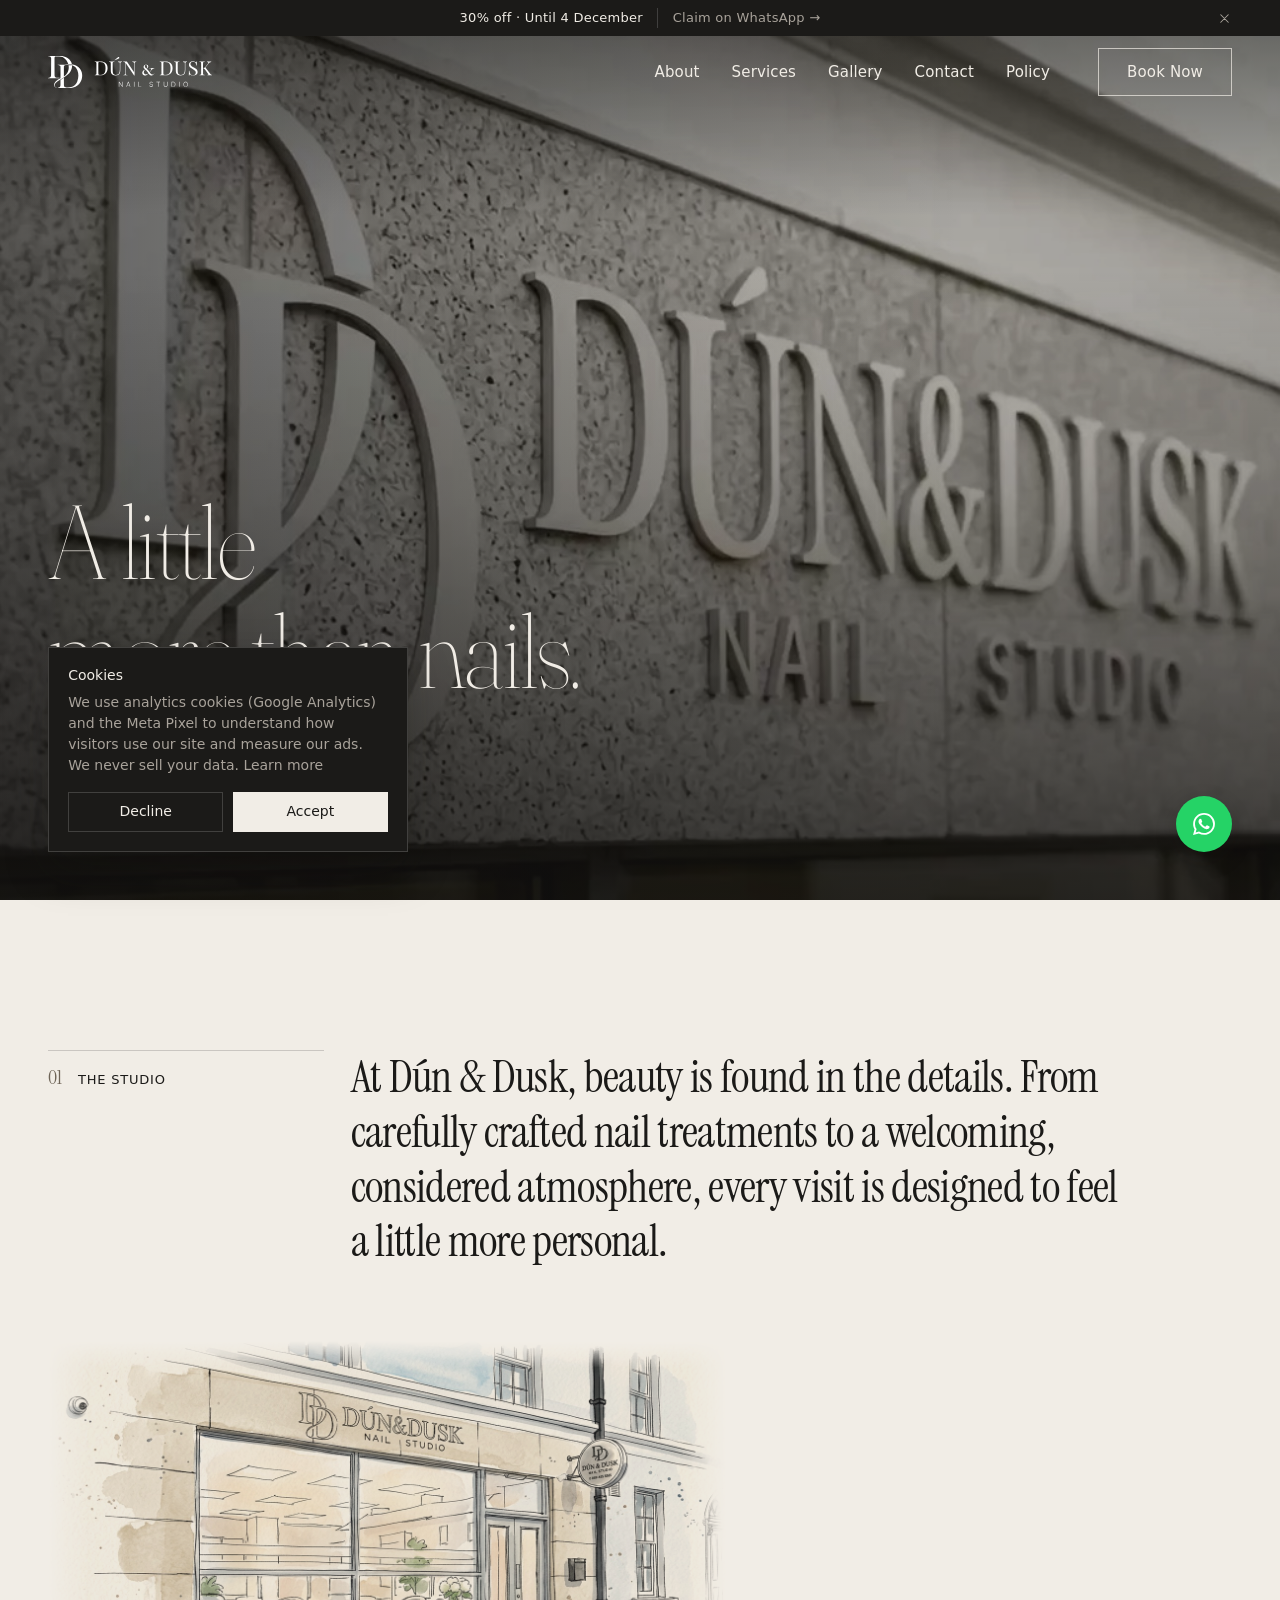
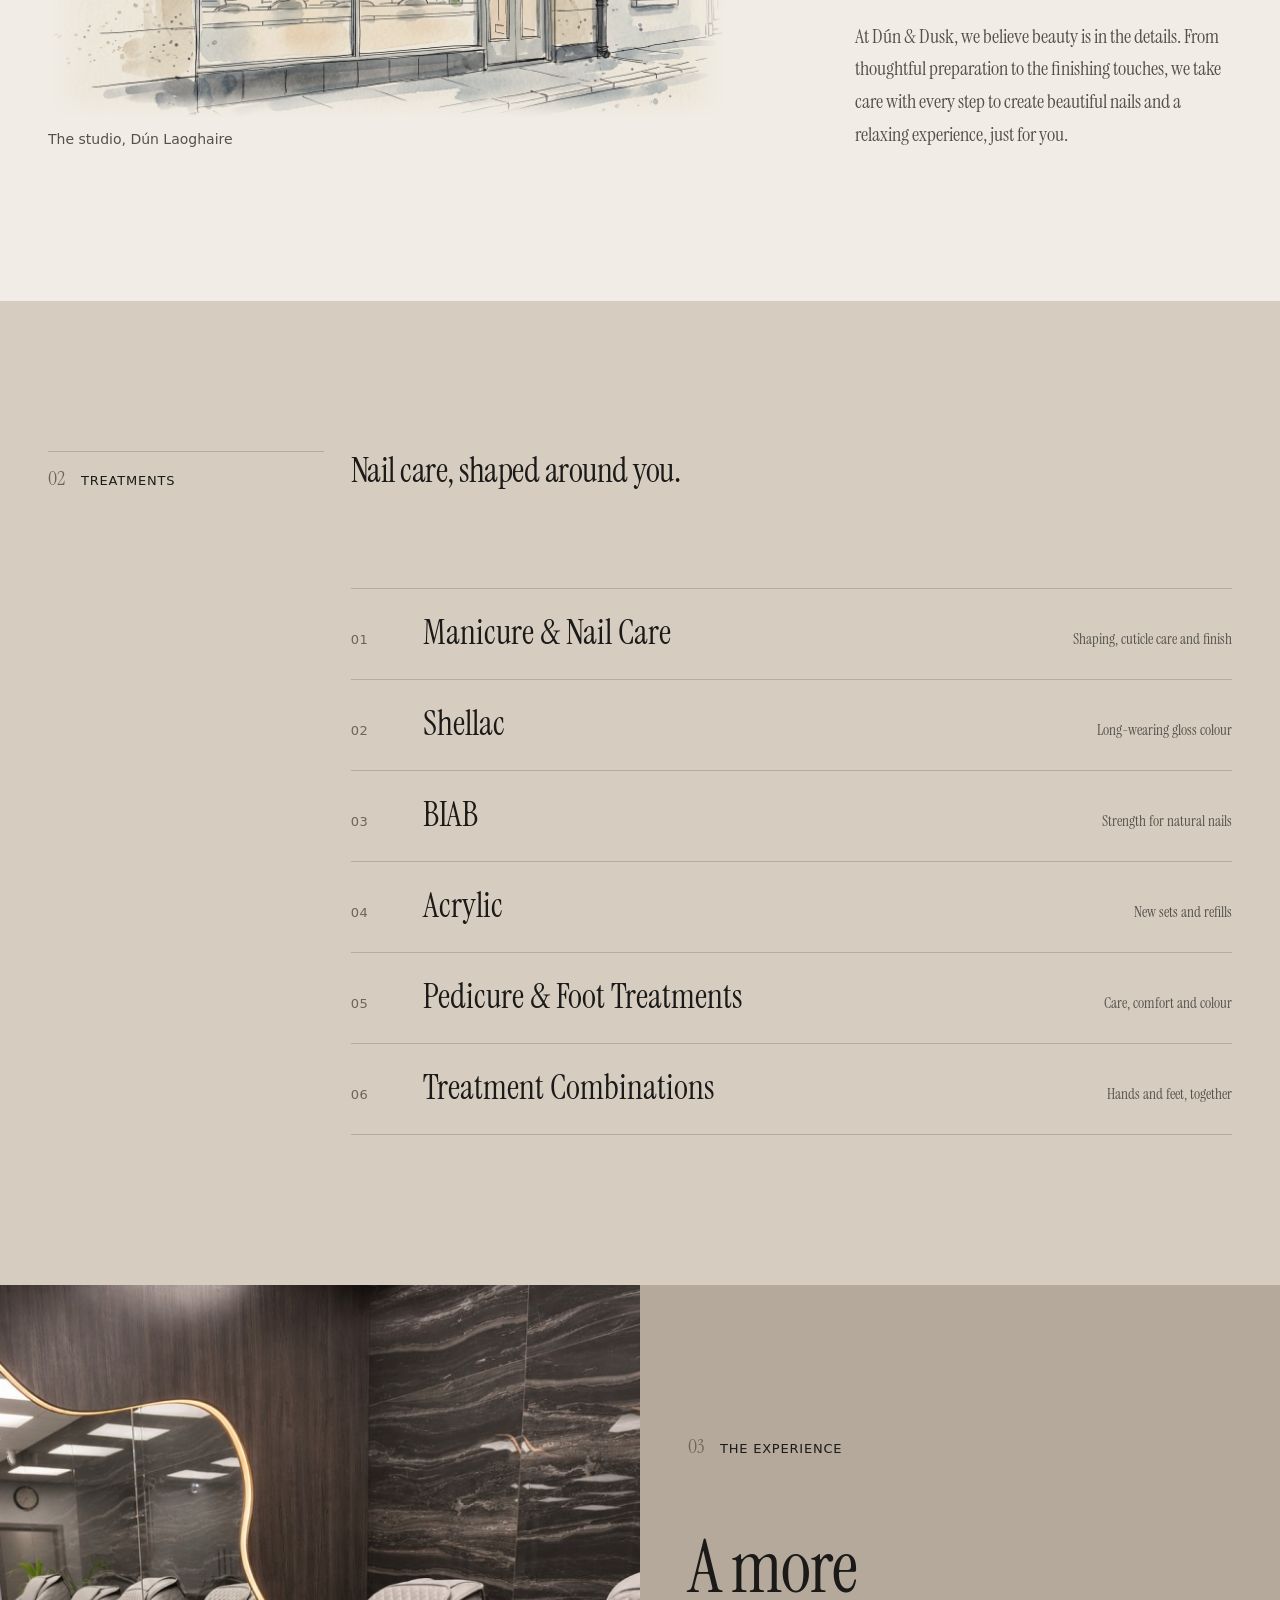
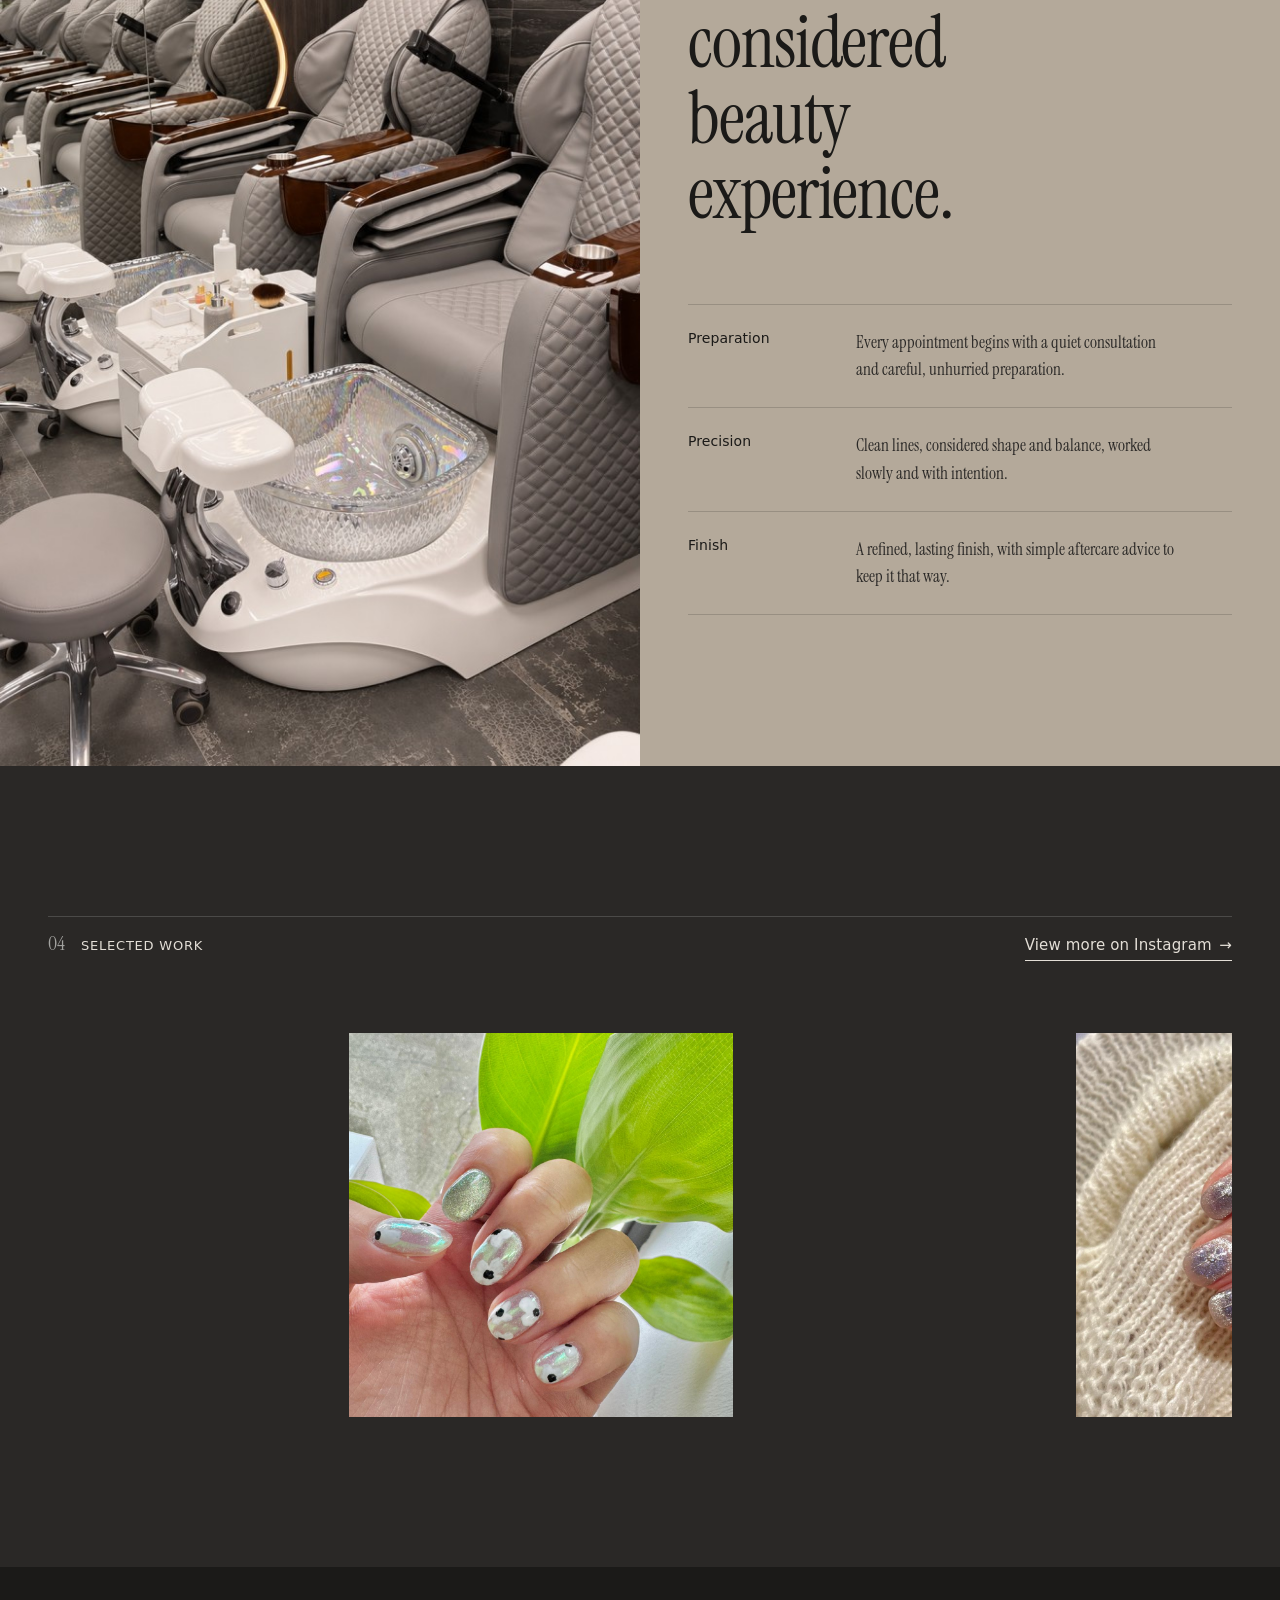
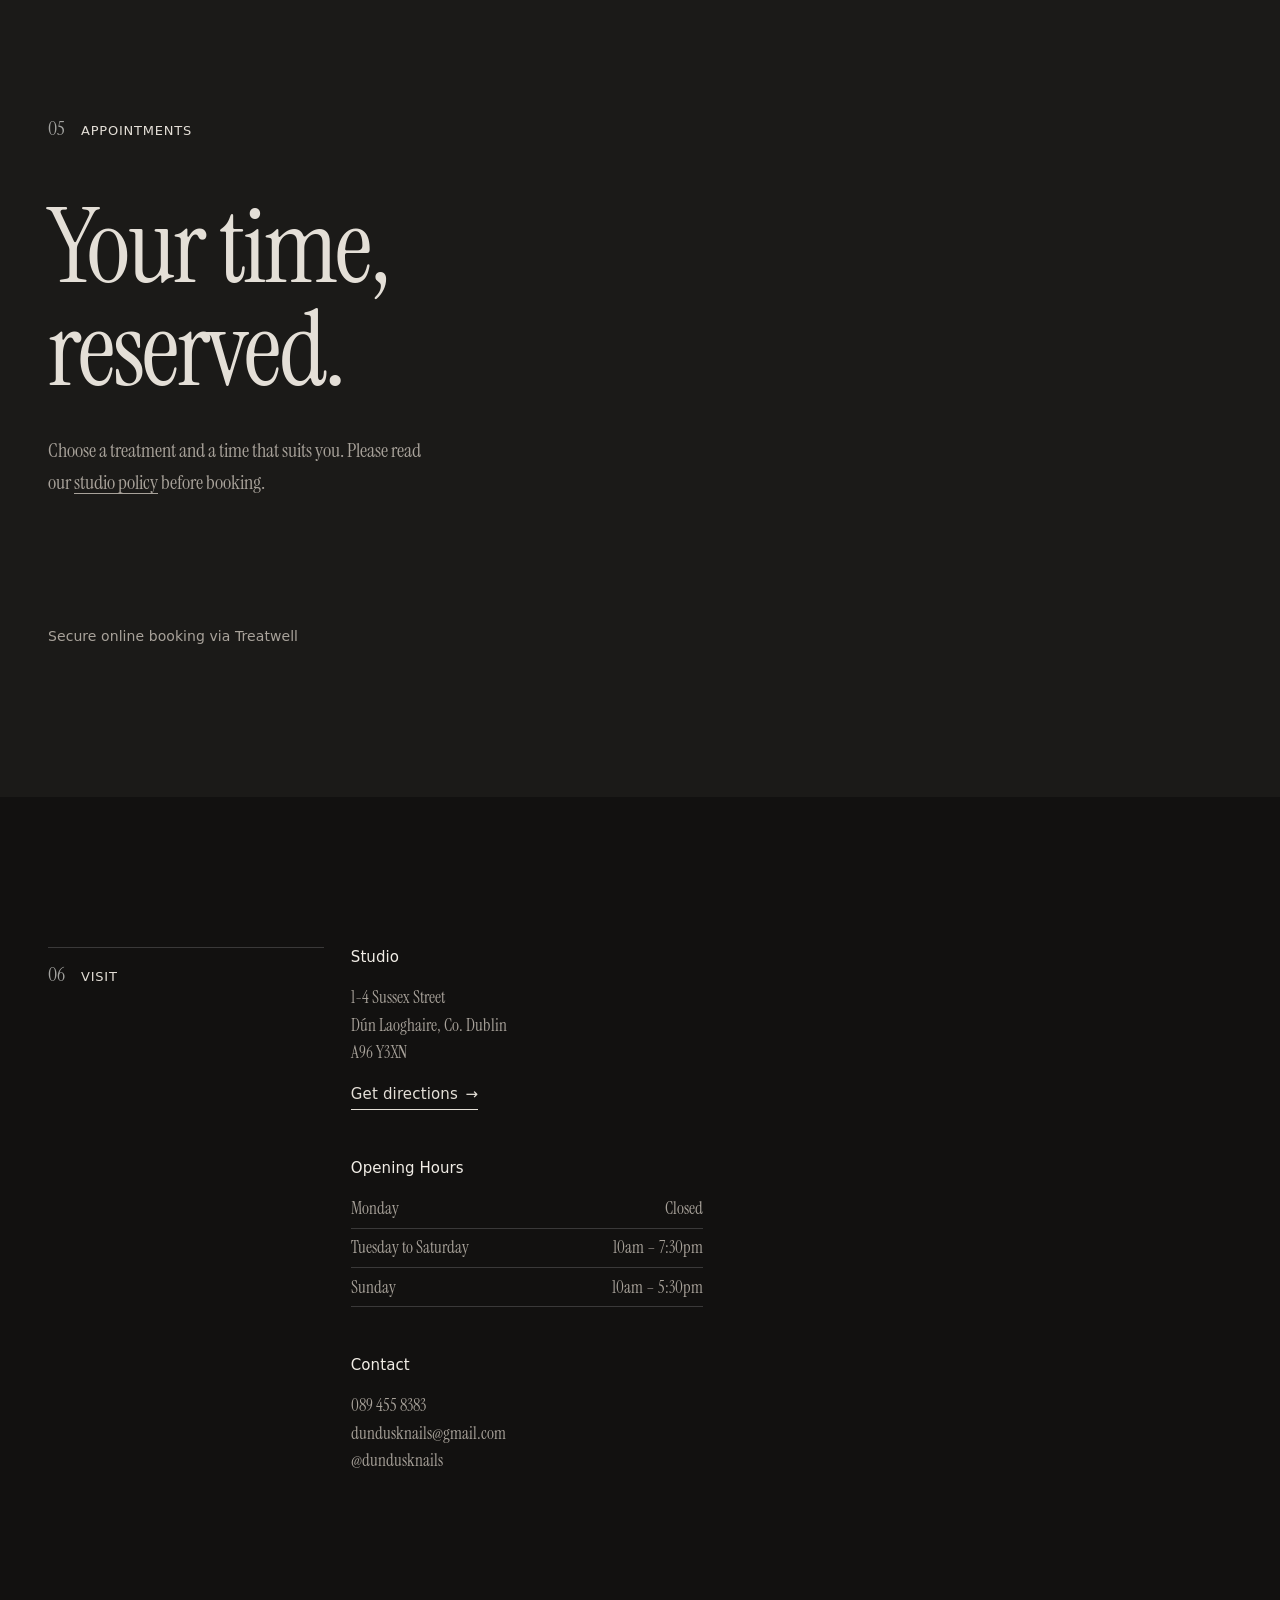
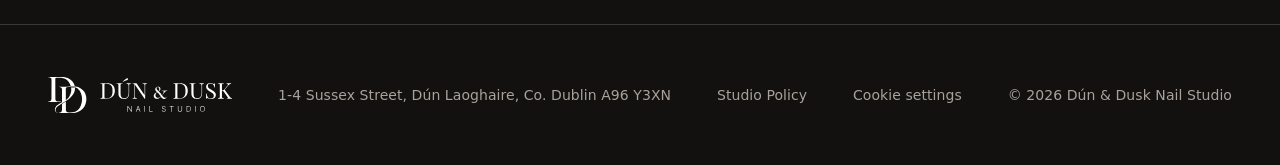
<file: index.html>
<!DOCTYPE html>
<html lang="en-IE">
<head>
  <meta charset="utf-8">
  <meta name="viewport" content="width=device-width, initial-scale=1">

  <!-- Google tag (gtag.js): Google Analytics 4 with Consent Mode v2.
       Analytics cookies stay off until the visitor accepts in the cookie banner (js/main.js). -->
  <script>
    window.dataLayer = window.dataLayer || [];
    function gtag(){dataLayer.push(arguments);}
    var ddConsent = null;
    try { ddConsent = localStorage.getItem('dd-consent'); } catch (e) {}
    gtag('consent', 'default', {
      analytics_storage: ddConsent === 'granted' ? 'granted' : 'denied',
      ad_storage: 'denied',
      ad_user_data: 'denied',
      ad_personalization: 'denied'
    });
    gtag('js', new Date());
    gtag('config', 'G-N6WZWYYN43');
  </script>
  <script async src="https://www.googletagmanager.com/gtag/js?id=G-N6WZWYYN43"></script>

  <!-- SEO: refine once business details are confirmed -->
  <title>Dún &amp; Dusk Nail Studio | Nail Studio in Dún Laoghaire, Dublin</title>
  <meta name="description" content="Dún &amp; Dusk is a nail studio in Dún Laoghaire offering manicures, Shellac, BIAB, acrylic and pedicure treatments in a calm, considered setting.">
  <meta name="theme-color" content="#1B1A18">
  <link rel="icon" href="assets/icons/favicon.svg" type="image/svg+xml">
  <link rel="icon" href="assets/icons/favicon-32.png" sizes="32x32" type="image/png">
  <link rel="apple-touch-icon" href="assets/icons/apple-touch-icon.png">
  <link rel="canonical" href="https://dunanddusknails.ie/">

  <meta property="og:type" content="website">
  <meta property="og:url" content="https://dunanddusknails.ie/">
  <meta property="og:title" content="Dún &amp; Dusk Nail Studio, Dún Laoghaire">
  <meta property="og:description" content="A more considered nail studio in Dún Laoghaire, Dublin.">
  <meta property="og:image" content="https://dunanddusknails.ie/assets/images/og-image.jpg"><!-- [TBC] 1200x630 image still to be added -->

  
  <!--
    FONTS
    Serif: Instrument Serif (Google Fonts), regular + italic. Used for headings and body text.
    Sans: General Sans, via Fontshare CDN.
  -->
  <link rel="preconnect" href="https://fonts.googleapis.com">
  <link rel="preconnect" href="https://fonts.gstatic.com" crossorigin>
  <link rel="stylesheet" href="https://fonts.googleapis.com/css2?family=Fraunces:opsz,wght@9..144,100&family=Instrument+Serif:ital@0;1&display=swap">
  <!-- General Sans: Fontshare CDN -->
  <link rel="preconnect" href="https://api.fontshare.com">
  <link rel="preconnect" href="https://cdn.fontshare.com" crossorigin>
  <link rel="stylesheet" href="https://api.fontshare.com/v2/css?f[]=general-sans@400,500&display=swap">

  <link rel="stylesheet" href="css/styles.css">

  <!-- LOCAL BUSINESS STRUCTURED DATA -->
  <script type="application/ld+json">
  {
    "@context": "https://schema.org",
    "@type": "NailSalon",
    "name": "Dún & Dusk Nail Studio",
    "url": "https://dunanddusknails.ie/",
    "image": "https://dunanddusknails.ie/assets/images/experience-01.jpg",
    "telephone": "+353 89 455 8383",
    "address": {
      "@type": "PostalAddress",
      "streetAddress": "1-4 Sussex Street",
      "addressLocality": "Dún Laoghaire",
      "addressRegion": "Co. Dublin",
      "postalCode": "A96 Y3XN",
      "addressCountry": "IE"
    },
    "openingHoursSpecification": [
      { "@type": "OpeningHoursSpecification", "dayOfWeek": ["Tuesday", "Wednesday", "Thursday", "Friday", "Saturday"], "opens": "10:00", "closes": "19:30" },
      { "@type": "OpeningHoursSpecification", "dayOfWeek": "Sunday", "opens": "10:00", "closes": "17:30" }
    ],
    "email": "dundusknails@gmail.com",
    "sameAs": ["https://www.instagram.com/dundusknails"]
  }
  </script>
</head>

<body>
  <a class="skip-link" href="#main">Skip to content</a>

  <!-- ============ HEADER ============ -->
  <header class="site-header" data-header>
    <!-- Promo bar: text and end date are set in js/main.js (SITE.promo) -->
    <div class="promo" data-promo hidden>
      <a class="promo__link" href="#visit" data-promo-link>
        <span class="promo__text" data-promo-text></span>
        <span class="promo__cta">Claim<span class="promo__cta-long"> on WhatsApp</span> <span aria-hidden="true">→</span></span>
      </a>
      <button class="promo__close" type="button" aria-label="Dismiss offer" data-promo-close>
        <svg viewBox="0 0 12 12" width="9" height="9" aria-hidden="true" focusable="false"><path d="M1 1l10 10M11 1L1 11" stroke="currentColor" stroke-width="1.4" stroke-linecap="round"/></svg>
      </button>
    </div>
    <div class="site-header__inner">
      <!-- White logo over the hero, black logo once the header turns light on scroll -->
      <a class="logo" href="#top" aria-label="Dún &amp; Dusk Nail Studio, home">
        <picture class="logo__img logo__img--light"><source media="(max-width: 767px)" srcset="assets/images/symbol-white.svg"><img src="assets/images/logo-white.svg" alt="" width="164" height="32"></picture>
        <picture class="logo__img logo__img--dark"><source media="(max-width: 767px)" srcset="assets/images/symbol-black.svg"><img src="assets/images/logo-black.svg" alt="" width="164" height="32"></picture>
      </a>

      <nav class="nav" aria-label="Primary">
        <button class="nav__toggle" type="button" aria-expanded="false" aria-controls="nav-menu" data-nav-toggle>
          <span class="nav__toggle-label">Menu</span>
          <span class="nav__toggle-icon" aria-hidden="true"></span>
        </button>

        <div class="nav__menu" id="nav-menu" data-nav-menu>
          <ul class="nav__list">
            <li><a class="nav__link" href="#studio">About</a></li>
            <li><a class="nav__link" href="#services">Services</a></li>
            <li><a class="nav__link" href="#gallery">Gallery</a></li>
            <li><a class="nav__link" href="#visit">Contact</a></li>
            <li><a class="nav__link" href="policy.html">Policy</a></li>
          </ul>
          <a class="btn btn--line nav__book" href="#book" data-book>Book Now</a>
        </div>
      </nav>
    </div>
  </header>

  <main id="main">

    <!-- ============ HERO ============ -->
    <section class="hero" id="top" aria-labelledby="hero-title">
      <!-- Replace placeholder with art-directed photography:
      <picture>
        <source media="(max-width: 767px)" srcset="assets/images/hero-portrait.webp">
        <img class="hero__img" src="assets/images/hero-landscape.webp" alt="Close-up of a hand with a sheer, polished manicure resting on pale stone" fetchpriority="high">
      </picture> -->
      <!-- 1080p (3.2 MB) for tablets/desktop, 720p (2 MB) for phones -->
      <video class="hero__media" poster="assets/images/hero-poster.jpg"
             aria-label="The Dún &amp; Dusk Nail Studio sign and nail work in Dún Laoghaire"
             width="1920" height="1080" muted autoplay loop playsinline preload="auto">
        <source src="assets/images/hero-1080.mp4" type="video/mp4" media="(min-width: 768px)">
        <source src="assets/images/hero-720.mp4" type="video/mp4">
      </video>

      <div class="hero__content">
        <h1 class="hero__title display-xl" id="hero-title">
          <!-- Alternating headline: phrase 2 is aria-hidden so the heading's accessible name stays stable -->
          <span class="line"><span class="line__inner is-active" data-phrase="0">A little</span><span class="line__inner line__inner--alt" data-phrase="1" aria-hidden="true">A moment</span></span>
          <span class="line"><span class="line__inner is-active" data-phrase="0">more than nails.</span><span class="line__inner line__inner--alt" data-phrase="1" aria-hidden="true">just for you.</span></span>
        </h1>
        <a class="btn btn--light hero__cta" href="#book" data-book>Book an Appointment</a>
      </div>
    </section>

    <!-- ============ 01 STUDIO ============ -->
    <section class="section section--porcelain studio" id="studio" aria-labelledby="studio-title">
      <div class="container grid">
        <header class="section-head">
          <span class="section-head__num">01</span>
          <h2 class="section-head__title label" id="studio-title">The Studio</h2>
        </header>

        <p class="studio__statement display-md reveal">
          At Dún &amp; Dusk, beauty is found in the details. From carefully crafted nail treatments to a welcoming, considered atmosphere, every visit is designed to feel a little more personal.
        </p>

        <figure class="studio__figure reveal-media">
          <img class="studio__img" src="assets/images/studio-01.jpg"
               alt="Watercolour illustration of the Dún &amp; Dusk Nail Studio shopfront on Sussex Street, Dún Laoghaire"
               width="1376" height="768" loading="lazy" decoding="async">
          <figcaption class="caption">The studio, Dún Laoghaire</figcaption>
        </figure>

        <p class="studio__body body-lg reveal">
          At Dún & Dusk, we believe beauty is in the details. From thoughtful preparation to the finishing touches, we take care with every step to create beautiful nails and a relaxing experience, just for you.
        </p>
      </div>
    </section>

    <!-- ============ 02 SERVICES ============ -->
    <section class="section section--oak-light services" id="services" aria-labelledby="services-title">
      <div class="container grid">
        <header class="section-head">
          <span class="section-head__num">02</span>
          <h2 class="section-head__title label" id="services-title">Treatments</h2>
        </header>

        <p class="services__intro display-sm reveal">Nail care, shaped around you.</p>

        <!-- Hover preview (desktop only). Each row's data-image and data-preview are swapped in here. -->
        <figure class="services__preview" aria-hidden="true" data-service-preview>
          <img class="ratio-3x4" src="assets/images/service-01.png" alt="" width="896" height="1200" data-service-preview-img>
          <figcaption class="caption" data-service-preview-label></figcaption>
        </figure>

        <!-- Edit services here. Do not add prices until the approved menu is supplied. -->
        <ol class="service-index" data-service-index>
          <li class="service-index__item reveal" data-image="assets/images/service-01.png" data-preview="Manicure · clean, natural finish">
            <div class="service-index__row">
              <span class="service-index__num">01</span>
              <span class="service-index__name">Manicure &amp; Nail Care</span>
              <span class="service-index__note">Shaping, cuticle care and finish</span>
            </div>
          </li>
          <li class="service-index__item reveal" data-image="assets/images/service-02.png" data-preview="Shellac · glossy colour">
            <div class="service-index__row">
              <span class="service-index__num">02</span>
              <span class="service-index__name">Shellac</span>
              <span class="service-index__note">Long-wearing gloss colour</span>
            </div>
          </li>
          <li class="service-index__item reveal" data-image="assets/images/service-03.png" data-preview="BIAB · sheer strength">
            <div class="service-index__row">
              <span class="service-index__num">03</span>
              <span class="service-index__name">BIAB</span>
              <span class="service-index__note">Strength for natural nails</span>
            </div>
          </li>
          <li class="service-index__item reveal" data-image="assets/images/service-04.png" data-preview="Acrylic · sculpted shape">
            <div class="service-index__row">
              <span class="service-index__num">04</span>
              <span class="service-index__name">Acrylic</span>
              <span class="service-index__note">New sets and refills</span>
            </div>
          </li>
          <li class="service-index__item reveal" data-image="assets/images/service-05.png" data-preview="Pedicure · foot care">
            <div class="service-index__row">
              <span class="service-index__num">05</span>
              <span class="service-index__name">Pedicure &amp; Foot Treatments</span>
              <span class="service-index__note">Care, comfort and colour</span>
            </div>
          </li>
          <li class="service-index__item reveal" data-image="assets/images/service-06.png" data-preview="Combinations · hands and feet">
            <div class="service-index__row">
              <span class="service-index__num">06</span>
              <span class="service-index__name">Treatment Combinations</span>
              <span class="service-index__note">Hands and feet, together</span>
            </div>
          </li>
        </ol>
      </div>
    </section>

    <!-- ============ 03 EXPERIENCE ============ -->
    <section class="section section--oak experience" aria-labelledby="experience-title">
      <div class="experience__grid">
        <figure class="experience__media reveal-media">
          <img class="experience__img" src="assets/images/experience-01.jpg"
               alt="Warmly lit manicure tables and armchairs inside the Dún &amp; Dusk studio"
               width="941" height="1672" loading="lazy" decoding="async">
        </figure>

        <div class="experience__content">
          <header class="section-head section-head--inline">
            <span class="section-head__num">03</span>
            <span class="label">The Experience</span>
          </header>

          <h2 class="display-lg experience__title reveal" id="experience-title">
            A more considered beauty experience.
          </h2>

          <dl class="craft-notes">
            <div class="craft-notes__item reveal">
              <dt class="label">Preparation</dt>
              <dd>Every appointment begins with a quiet consultation and careful, unhurried preparation.</dd>
            </div>
            <div class="craft-notes__item reveal">
              <dt class="label">Precision</dt>
              <dd>Clean lines, considered shape and balance, worked slowly and with intention.</dd>
            </div>
            <div class="craft-notes__item reveal">
              <dt class="label">Finish</dt>
              <dd>A refined, lasting finish, with simple aftercare advice to keep it that way.</dd>
            </div>
          </dl>
        </div>
      </div>
    </section>

    <!-- ============ 04 GALLERY ============ -->
    <section class="section section--ink gallery" id="gallery" aria-labelledby="gallery-title">
      <div class="container">
        <div class="gallery__head">
          <header class="section-head section-head--inline">
            <span class="section-head__num">04</span>
            <h2 class="label" id="gallery-title">Selected Work</h2>
          </header>
          <a class="text-link" href="#" data-instagram>View more on Instagram <span aria-hidden="true">→</span></a>
        </div>

        <!-- Rolling strip: js/main.js clones the items for a seamless loop; add or remove figures freely.
             Items are 3:4 by default; add gallery__item--square for 1:1. -->
        <div class="gallery__track reveal" data-gallery-track>
          <figure class="gallery__item">
            <video src="assets/images/image-01.mp4" aria-label="Nail work by Dún &amp; Dusk" width="720" height="1280" muted autoplay loop playsinline preload="metadata"></video>
          </figure>
          <figure class="gallery__item gallery__item--square">
            <img src="assets/images/image-02.jpeg" alt="Nail work by Dún &amp; Dusk" loading="lazy" decoding="async" width="1086" height="1448">
          </figure>
          <figure class="gallery__item">
            <video src="assets/images/image-03.mp4" aria-label="Nail work by Dún &amp; Dusk" width="720" height="1280" muted autoplay loop playsinline preload="metadata"></video>
          </figure>
          <figure class="gallery__item gallery__item--square">
            <img src="assets/images/image-04.jpeg" alt="Nail work by Dún &amp; Dusk" loading="lazy" decoding="async" width="1086" height="1448">
          </figure>
          <figure class="gallery__item">
            <img src="assets/images/image-05.jpeg" alt="Nail work by Dún &amp; Dusk" loading="lazy" decoding="async" width="1086" height="1448">
          </figure>
        </div>
      </div>
    </section>

    <!-- ============ 05 BOOKING ============ -->
    <section class="section section--ink-deep booking" id="book" aria-labelledby="booking-title" data-booking-section>
      <div class="container booking__inner">
        <header class="section-head section-head--inline">
          <span class="section-head__num">05</span>
          <span class="label">Appointments</span>
        </header>
        <h2 class="display-xl booking__title reveal" id="booking-title">Your time,<br>reserved.</h2>
        <p class="body-lg booking__text reveal">Choose a treatment and a time that suits you. Please read our <a class="inline-link" href="policy.html">studio policy</a> before booking.</p>
        <a class="btn btn--silver booking__cta reveal" href="#" data-book data-book-external>Book an Appointment</a>
        <p class="label booking__note reveal">Secure online booking via Treatwell</p>
      </div>
    </section>

    <!-- ============ 06 VISIT ============ -->
    <section class="section section--night visit" id="visit" aria-labelledby="visit-title">
      <div class="container grid">
        <header class="section-head">
          <span class="section-head__num">06</span>
          <h2 class="section-head__title label" id="visit-title">Visit</h2>
        </header>

        <div class="visit__details">
          <div class="visit__block">
            <h3 class="label">Studio</h3>
            <address>
              1-4 Sussex Street<br>
              Dún Laoghaire, Co. Dublin<br>
              A96 Y3XN
            </address>
            <a class="text-link" href="#" data-directions>Get directions <span aria-hidden="true">→</span></a>
          </div>

          <div class="visit__block">
            <h3 class="label">Opening Hours</h3>
            <dl class="hours">
              <div><dt>Monday</dt><dd>Closed</dd></div>
              <div><dt>Tuesday to Saturday</dt><dd>10am – 7:30pm</dd></div>
              <div><dt>Sunday</dt><dd>10am – 5:30pm</dd></div>
            </dl>
          </div>

          <div class="visit__block">
            <h3 class="label">Contact</h3>
            <p>
              <a href="tel:+353894558383" class="plain-link">089 455 8383</a><br>
              <a href="mailto:dundusknails@gmail.com" class="plain-link">dundusknails@gmail.com</a><br>
              <a href="https://www.instagram.com/dundusknails" class="plain-link" data-instagram>@dundusknails</a>
            </p>
          </div>
        </div>

        <!-- Google Maps embed -->
        <div class="visit__map ratio-16x10">
          <iframe
            src="https://www.google.com/maps?q=D%C3%BAn+%26+Dusk+Nail+Studio&ll=53.2933405,-6.1365352&z=17&output=embed"
            title="Dún &amp; Dusk Nail Studio on Google Maps"
            loading="lazy" referrerpolicy="no-referrer-when-downgrade" allowfullscreen></iframe>
        </div>
      </div>
    </section>
  </main>

  <!-- ============ FOOTER ============ -->
  <footer class="site-footer">
    <div class="container site-footer__inner">
      <a class="logo logo--footer" href="#top" aria-label="Dún &amp; Dusk Nail Studio, back to top">
        <img class="logo__img" src="assets/images/logo-white.svg" alt="" width="184" height="36">
      </a>
      <p class="label site-footer__folio">1-4 Sussex Street, Dún Laoghaire, Co. Dublin A96 Y3XN</p>
      <a class="label plain-link site-footer__link" href="policy.html">Studio Policy</a>
      <button class="label plain-link site-footer__link site-footer__btn" type="button" data-cookie-settings>Cookie settings</button>
      <p class="label site-footer__copy">© <span data-year></span> Dún &amp; Dusk Nail Studio</p>
    </div>
  </footer>

  <!-- WhatsApp nudge: pops up once per visit a few seconds after arrival (js/main.js) -->
  <div class="wa-bubble" data-wa-bubble hidden>
    <a class="wa-bubble__msg" href="#visit" data-whatsapp>
      <span class="wa-bubble__title">Hello from the studio</span>
      <span class="wa-bubble__text">Questions before you book? Chat with us on WhatsApp.</span>
    </a>
    <button class="wa-bubble__close" type="button" aria-label="Dismiss message" data-wa-bubble-close>
      <svg viewBox="0 0 12 12" width="10" height="10" aria-hidden="true" focusable="false"><path d="M1 1l10 10M11 1L1 11" stroke="currentColor" stroke-width="1.4" stroke-linecap="round"/></svg>
    </button>
  </div>

  <!-- Floating WhatsApp button: number and message are set in js/main.js (SITE.whatsappNumber) -->
  <a class="wa-float" href="#visit" data-whatsapp aria-label="Message Dún &amp; Dusk on WhatsApp">
    <span class="wa-float__label" aria-hidden="true">Message us</span>
    <span class="wa-float__icon" aria-hidden="true">
      <svg viewBox="0 0 24 24" width="22" height="22" focusable="false"><path fill="currentColor" d="M17.472 14.382c-.297-.149-1.758-.867-2.03-.967-.273-.099-.471-.148-.67.15-.197.297-.767.966-.94 1.164-.173.199-.347.223-.644.075-.297-.15-1.255-.463-2.39-1.475-.883-.788-1.48-1.761-1.653-2.059-.173-.297-.018-.458.13-.606.134-.133.298-.347.446-.52.149-.174.198-.298.298-.497.099-.198.05-.371-.025-.52-.075-.149-.669-1.612-.916-2.207-.242-.579-.487-.5-.669-.51-.173-.008-.371-.01-.57-.01-.198 0-.52.074-.792.372-.272.297-1.04 1.016-1.04 2.479 0 1.462 1.065 2.875 1.213 3.074.149.198 2.096 3.2 5.077 4.487.709.306 1.262.489 1.694.625.712.227 1.36.195 1.871.118.571-.085 1.758-.719 2.006-1.413.248-.694.248-1.289.173-1.413-.074-.124-.272-.198-.57-.347m-5.421 7.403h-.004a9.87 9.87 0 01-5.031-1.378l-.361-.214-3.741.982.998-3.648-.235-.374a9.86 9.86 0 01-1.51-5.26c.001-5.45 4.436-9.884 9.888-9.884 2.64 0 5.122 1.03 6.988 2.898a9.825 9.825 0 012.893 6.994c-.003 5.45-4.437 9.884-9.885 9.884m8.413-18.297A11.815 11.815 0 0012.05 0C5.495 0 .16 5.335.157 11.892c0 2.096.547 4.142 1.588 5.945L.057 24l6.305-1.654a11.882 11.882 0 005.683 1.448h.005c6.554 0 11.89-5.335 11.893-11.893a11.821 11.821 0 00-3.48-8.413Z"/></svg>
    </span>
  </a>

  <script src="js/main.js" defer></script>
</body>
</html>
</file>
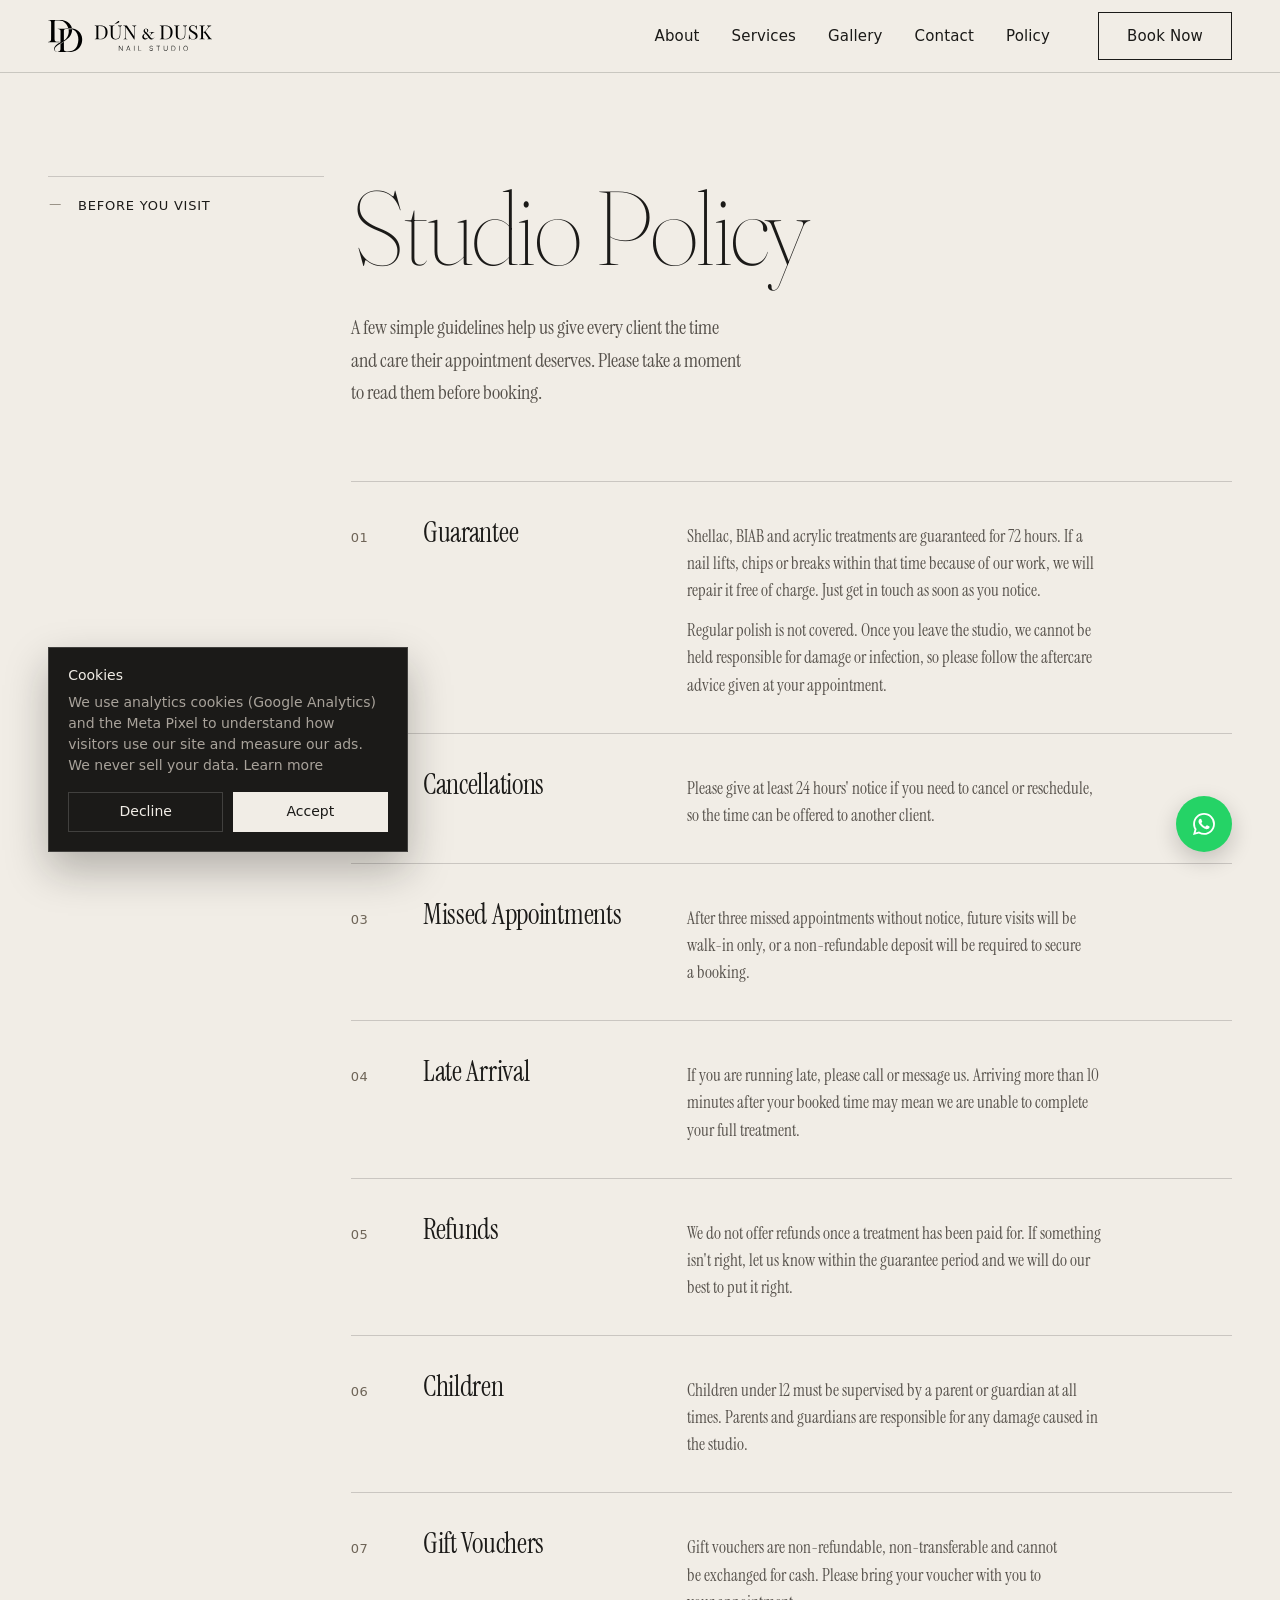
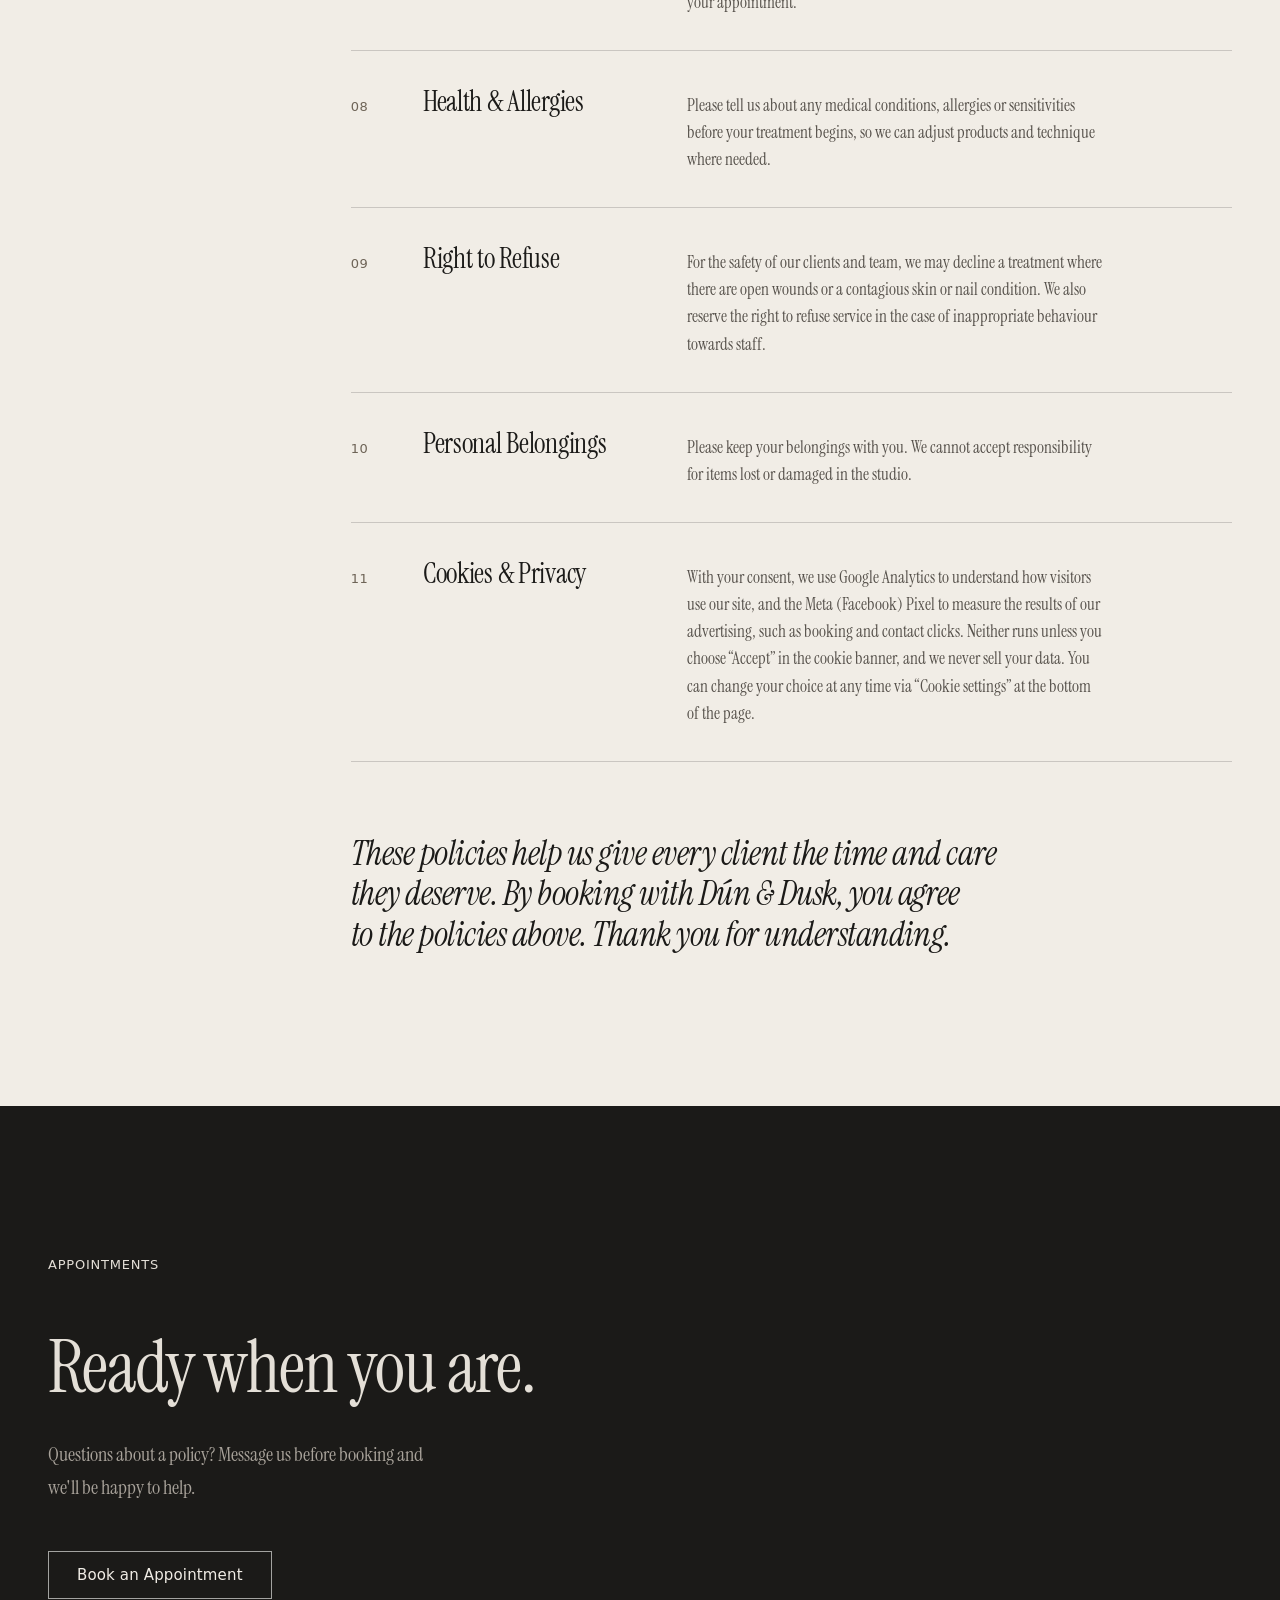
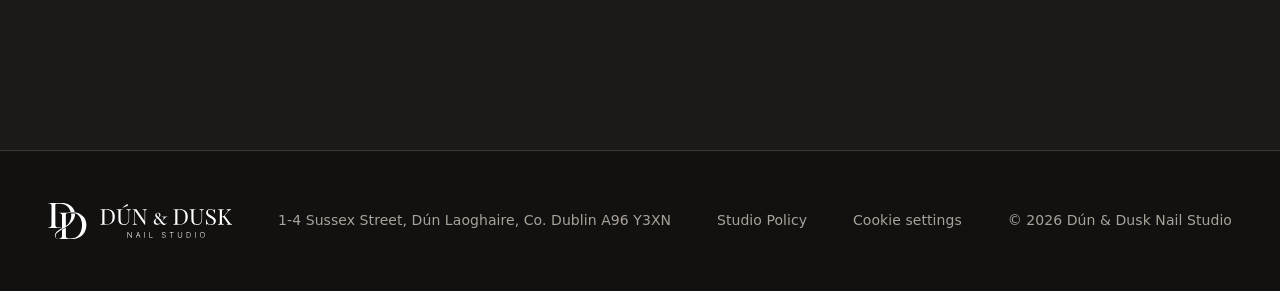
<file: policy.html>
<!DOCTYPE html>
<html lang="en-IE">
<head>
  <meta charset="utf-8">
  <meta name="viewport" content="width=device-width, initial-scale=1">

  <!-- Google tag (gtag.js): Google Analytics 4 with Consent Mode v2.
       Analytics cookies stay off until the visitor accepts in the cookie banner (js/main.js). -->
  <script>
    window.dataLayer = window.dataLayer || [];
    function gtag(){dataLayer.push(arguments);}
    var ddConsent = null;
    try { ddConsent = localStorage.getItem('dd-consent'); } catch (e) {}
    gtag('consent', 'default', {
      analytics_storage: ddConsent === 'granted' ? 'granted' : 'denied',
      ad_storage: 'denied',
      ad_user_data: 'denied',
      ad_personalization: 'denied'
    });
    gtag('js', new Date());
    gtag('config', 'G-N6WZWYYN43');
  </script>
  <script async src="https://www.googletagmanager.com/gtag/js?id=G-N6WZWYYN43"></script>

  <title>Studio Policy | Dún &amp; Dusk Nail Studio, Dún Laoghaire</title>
  <meta name="description" content="Booking, cancellation, guarantee and visit policies for Dún &amp; Dusk Nail Studio in Dún Laoghaire. Please read before your appointment.">
  <meta name="theme-color" content="#1B1A18">
  <link rel="icon" href="assets/icons/favicon.svg" type="image/svg+xml">
  <link rel="icon" href="assets/icons/favicon-32.png" sizes="32x32" type="image/png">
  <link rel="apple-touch-icon" href="assets/icons/apple-touch-icon.png">
  <link rel="canonical" href="https://dunanddusknails.ie/policy.html">

  <link rel="preconnect" href="https://fonts.googleapis.com">
  <link rel="preconnect" href="https://fonts.gstatic.com" crossorigin>
  <link rel="stylesheet" href="https://fonts.googleapis.com/css2?family=Fraunces:opsz,wght@9..144,100&family=Instrument+Serif:ital@0;1&display=swap">
  <!-- General Sans: Fontshare CDN -->
  <link rel="preconnect" href="https://api.fontshare.com">
  <link rel="preconnect" href="https://cdn.fontshare.com" crossorigin>
  <link rel="stylesheet" href="https://api.fontshare.com/v2/css?f[]=general-sans@400,500&display=swap">

  <link rel="stylesheet" href="css/styles.css">
</head>

<body class="page-policy">
  <a class="skip-link" href="#main">Skip to content</a>

  <!-- ============ HEADER (always solid on this page: no hero) ============ -->
  <header class="site-header is-scrolled" data-header>
    <div class="site-header__inner">
      <a class="logo" href="index.html" aria-label="Dún &amp; Dusk Nail Studio, home">
        <picture class="logo__img logo__img--light"><source media="(max-width: 767px)" srcset="assets/images/symbol-white.svg"><img src="assets/images/logo-white.svg" alt="" width="164" height="32"></picture>
        <picture class="logo__img logo__img--dark"><source media="(max-width: 767px)" srcset="assets/images/symbol-black.svg"><img src="assets/images/logo-black.svg" alt="" width="164" height="32"></picture>
      </a>

      <nav class="nav" aria-label="Primary">
        <button class="nav__toggle" type="button" aria-expanded="false" aria-controls="nav-menu" data-nav-toggle>
          <span class="nav__toggle-label">Menu</span>
          <span class="nav__toggle-icon" aria-hidden="true"></span>
        </button>

        <div class="nav__menu" id="nav-menu" data-nav-menu>
          <ul class="nav__list">
            <li><a class="nav__link" href="index.html#studio">About</a></li>
            <li><a class="nav__link" href="index.html#services">Services</a></li>
            <li><a class="nav__link" href="index.html#gallery">Gallery</a></li>
            <li><a class="nav__link" href="index.html#visit">Contact</a></li>
            <li><a class="nav__link" href="policy.html" aria-current="page">Policy</a></li>
          </ul>
          <a class="btn btn--line nav__book" href="index.html#book" data-book>Book Now</a>
        </div>
      </nav>
    </div>
  </header>

  <main id="main">

    <!-- ============ INTRO ============ -->
    <section class="section section--porcelain page-intro" aria-labelledby="policy-title">
      <div class="container grid">
        <header class="section-head">
          <span class="section-head__num">—</span>
          <span class="section-head__title label">Before You Visit</span>
        </header>

        <h1 class="display-xl page-intro__title reveal" id="policy-title">Studio Policy</h1>

        <p class="body-lg page-intro__text reveal">
          A few simple guidelines help us give every client the time and care their appointment deserves. Please take a moment to read them before booking.
        </p>
      </div>
    </section>

    <!-- ============ POLICY LIST ============
         Edit policies here. Figures (72 hours, 24 hours, 10 minutes, age 12, three missed
         appointments) follow the reference wording: [TBC] confirm with the studio before launch. -->
    <section class="section section--porcelain policy" aria-label="Policies">
      <div class="container grid">
        <ol class="policy-list">
          <li class="policy-list__item reveal">
            <span class="policy-list__num">01</span>
            <h2 class="policy-list__title">Guarantee</h2>
            <div class="policy-list__body">
              <p>Shellac, BIAB and acrylic treatments are guaranteed for 72 hours. If a nail lifts, chips or breaks within that time because of our work, we will repair it free of charge. Just get in touch as soon as you notice.</p>
              <p>Regular polish is not covered. Once you leave the studio, we cannot be held responsible for damage or infection, so please follow the aftercare advice given at your appointment.</p>
            </div>
          </li>

          <li class="policy-list__item reveal">
            <span class="policy-list__num">02</span>
            <h2 class="policy-list__title">Cancellations</h2>
            <div class="policy-list__body">
              <p>Please give at least 24 hours' notice if you need to cancel or reschedule, so the time can be offered to another client.</p>
            </div>
          </li>

          <li class="policy-list__item reveal">
            <span class="policy-list__num">03</span>
            <h2 class="policy-list__title">Missed Appointments</h2>
            <div class="policy-list__body">
              <p>After three missed appointments without notice, future visits will be walk-in only, or a non-refundable deposit will be required to secure a booking.</p>
            </div>
          </li>

          <li class="policy-list__item reveal">
            <span class="policy-list__num">04</span>
            <h2 class="policy-list__title">Late Arrival</h2>
            <div class="policy-list__body">
              <p>If you are running late, please call or message us. Arriving more than 10 minutes after your booked time may mean we are unable to complete your full treatment.</p>
            </div>
          </li>

          <li class="policy-list__item reveal">
            <span class="policy-list__num">05</span>
            <h2 class="policy-list__title">Refunds</h2>
            <div class="policy-list__body">
              <p>We do not offer refunds once a treatment has been paid for. If something isn't right, let us know within the guarantee period and we will do our best to put it right.</p>
            </div>
          </li>

          <li class="policy-list__item reveal">
            <span class="policy-list__num">06</span>
            <h2 class="policy-list__title">Children</h2>
            <div class="policy-list__body">
              <p>Children under 12 must be supervised by a parent or guardian at all times. Parents and guardians are responsible for any damage caused in the studio.</p>
            </div>
          </li>

          <li class="policy-list__item reveal">
            <span class="policy-list__num">07</span>
            <h2 class="policy-list__title">Gift Vouchers</h2>
            <div class="policy-list__body">
              <p>Gift vouchers are non-refundable, non-transferable and cannot be exchanged for cash. Please bring your voucher with you to your appointment.</p>
            </div>
          </li>

          <li class="policy-list__item reveal">
            <span class="policy-list__num">08</span>
            <h2 class="policy-list__title">Health &amp; Allergies</h2>
            <div class="policy-list__body">
              <p>Please tell us about any medical conditions, allergies or sensitivities before your treatment begins, so we can adjust products and technique where needed.</p>
            </div>
          </li>

          <li class="policy-list__item reveal">
            <span class="policy-list__num">09</span>
            <h2 class="policy-list__title">Right to Refuse</h2>
            <div class="policy-list__body">
              <p>For the safety of our clients and team, we may decline a treatment where there are open wounds or a contagious skin or nail condition. We also reserve the right to refuse service in the case of inappropriate behaviour towards staff.</p>
            </div>
          </li>

          <li class="policy-list__item reveal">
            <span class="policy-list__num">10</span>
            <h2 class="policy-list__title">Personal Belongings</h2>
            <div class="policy-list__body">
              <p>Please keep your belongings with you. We cannot accept responsibility for items lost or damaged in the studio.</p>
            </div>
          </li>

          <li class="policy-list__item reveal" id="cookies">
            <span class="policy-list__num">11</span>
            <h2 class="policy-list__title">Cookies &amp; Privacy</h2>
            <div class="policy-list__body">
              <p>With your consent, we use Google Analytics to understand how visitors use our site, and the Meta (Facebook) Pixel to measure the results of our advertising, such as booking and contact clicks. Neither runs unless you choose “Accept” in the cookie banner, and we never sell your data. You can change your choice at any time via “Cookie settings” at the bottom of the page.</p>
            </div>
          </li>
        </ol>

        <p class="display-sm policy__agree reveal">These policies help us give every client the time and care they deserve. By booking with Dún &amp; Dusk, you agree to the policies above. Thank you for understanding.</p>
      </div>
    </section>

    <!-- ============ BOOKING ============ -->
    <section class="section section--ink-deep booking" aria-labelledby="booking-title">
      <div class="container booking__inner">
        <header class="section-head section-head--inline">
          <span class="label">Appointments</span>
        </header>
        <h2 class="display-lg booking__title reveal" id="booking-title">Ready when you are.</h2>
        <p class="body-lg booking__text reveal">Questions about a policy? Message us before booking and we'll be happy to help.</p>
        <a class="btn btn--silver booking__cta reveal" href="index.html#book" data-book>Book an Appointment</a>
      </div>
    </section>
  </main>

  <!-- ============ FOOTER ============ -->
  <footer class="site-footer">
    <div class="container site-footer__inner">
      <a class="logo logo--footer" href="index.html" aria-label="Dún &amp; Dusk Nail Studio, home">
        <img class="logo__img" src="assets/images/logo-white.svg" alt="" width="184" height="36">
      </a>
      <p class="label site-footer__folio">1-4 Sussex Street, Dún Laoghaire, Co. Dublin A96 Y3XN</p>
      <a class="label plain-link site-footer__link" href="policy.html" aria-current="page">Studio Policy</a>
      <button class="label plain-link site-footer__link site-footer__btn" type="button" data-cookie-settings>Cookie settings</button>
      <p class="label site-footer__copy">© <span data-year></span> Dún &amp; Dusk Nail Studio</p>
    </div>
  </footer>

  <a class="wa-float" href="index.html#visit" data-whatsapp aria-label="Message Dún &amp; Dusk on WhatsApp">
    <span class="wa-float__label" aria-hidden="true">Message us</span>
    <span class="wa-float__icon" aria-hidden="true">
      <svg viewBox="0 0 24 24" width="22" height="22" focusable="false"><path fill="currentColor" d="M17.472 14.382c-.297-.149-1.758-.867-2.030-.967-.273-.099-.471-.148-.67.15-.197.297-.767.966-.94 1.164-.173.199-.347.223-.644.075-.297-.15-1.255-.463-2.39-1.475-.883-.788-1.48-1.761-1.653-2.059-.173-.297-.018-.458.13-.606.134-.133.298-.347.446-.52.149-.174.198-.298.298-.497.099-.198.05-.371-.025-.52-.075-.149-.669-1.612-.916-2.207-.242-.579-.487-.5-.669-.51-.173-.008-.371-.01-.57-.01-.198 0-.52.074-.792.372-.272.297-1.04 1.016-1.04 2.479 0 1.462 1.065 2.875 1.213 3.074.149.198 2.096 3.2 5.077 4.487.709.306 1.262.489 1.694.625.712.227 1.36.195 1.871.118.571-.085 1.758-.719 2.006-1.413.248-.694.248-1.289.173-1.413-.074-.124-.272-.198-.57-.347m-5.421 7.403h-.004a9.87 9.87 0 01-5.031-1.378l-.361-.214-3.741.982.998-3.648-.235-.374a9.86 9.86 0 01-1.51-5.26c.001-5.45 4.436-9.884 9.888-9.884 2.64 0 5.122 1.03 6.988 2.898a9.825 9.825 0 012.893 6.994c-.003 5.45-4.437 9.884-9.885 9.884m8.413-18.297A11.815 11.815 0 0012.050 0C5.495 0 .16 5.335.157 11.892c0 2.096.547 4.142 1.588 5.945L.057 24l6.305-1.654a11.882 11.882 0 005.683 1.448h.005c6.554 0 11.89-5.335 11.893-11.893a11.821 11.821 0 00-3.480-8.413Z"/></svg>
    </span>
  </a>

  <script src="js/main.js" defer></script>
</body>
</html>
</file>
<file: css/styles.css>
/* =========================================================
   DÚN & DUSK NAIL STUDIO
   1. Design tokens   2. Base   3. Type   4. Layout
   5. Components      6. Sections   7. Motion   8. Responsive
   ========================================================= */

/* ---------- 0. FONTS ----------
   General Sans (Fontshare, ITF Free Font License) is loaded from the Fontshare CDN
   in each page's <head>; Fraunces and Instrument Serif come from Google Fonts. */

/* ---------- 1. DESIGN TOKENS (edit the palette here) ---------- */
:root {
  /* Ink: deep black / charcoal, never flat pure black */
  --ink-950: #121110;
  --ink-900: #1b1a18;
  --ink-800: #2a2826;
  --ink-700: #3a3734;

  /* Smoky oak: muted, not orange or rustic */
  --oak-600: #6e6457;
  --oak-500: #857a6c;
  --oak-300: #b4a99a;
  --oak-200: #d6cdc0;

  /* Porcelain: warm off-white */
  --porcelain-50: #f7f4ef;
  --porcelain: #f1ede6;
  --porcelain-dim: #e4dfd7; /* body text on dark surfaces */

  /* Antique silver: accents only */
  --silver: #a3a3a0;
  --silver-700: #6f706d;

  /* Semantic roles */
  --text-on-light: var(--ink-900);
  --text-muted-on-light: #55504a;
  --text-on-dark: var(--porcelain-dim);
  --text-muted-on-dark: #a8a29a;
  --rule-on-light: rgba(27, 26, 24, 0.18);
  --rule-on-dark: rgba(163, 163, 160, 0.28);
  --focus: var(--oak-600);

  /* Typography: one serif (Instrument Serif, 400 + italic) for display and body */
  --font-display: "Instrument Serif", Georgia, "Times New Roman", serif;
  --font-body: "Instrument Serif", Georgia, "Times New Roman", serif;
  --font-h1: "Fraunces", "Instrument Serif", Georgia, serif; /* H1 only, weight 100 */
  --font-ui: "General Sans", ui-sans-serif, system-ui, -apple-system, "Segoe UI", Roboto, "Helvetica Neue", Arial, sans-serif;

  /* Fluid type scale */
  --fs-display-xl: clamp(3rem, 1.6rem + 6.2vw, 7.5rem);
  --fs-display-lg: clamp(2.4rem, 1.5rem + 3.8vw, 5rem);
  --fs-display-md: clamp(1.7rem, 1.2rem + 2vw, 3.1rem);
  --fs-display-sm: clamp(1.45rem, 1.15rem + 1.2vw, 2.2rem);
  --fs-body-lg: clamp(1.08rem, 1rem + 0.3vw, 1.25rem);
  --fs-body: 1.0625rem;
  --fs-eyebrow: 0.8125rem; /* 13px: uppercase section labels, hero kicker */
  --fs-label: 0.875rem;    /* 14px: sentence-case labels, footer */
  --fs-caption: 0.875rem;  /* 14px */
  --fs-small: 0.9375rem;   /* 15px: buttons, nav, links, supporting text */

  /* Spacing (8pt based) */
  --space-1: 0.5rem;
  --space-2: 1rem;
  --space-3: 1.5rem;
  --space-4: 2rem;
  --space-5: 3rem;
  --space-6: 4.5rem;
  --space-7: 6.5rem;
  --space-8: clamp(5rem, 3rem + 8vw, 10rem);

  /* Layout */
  --max-width: 1440px;
  --gutter: clamp(1.25rem, 0.6rem + 3vw, 3.5rem);
  --col-gap: clamp(1rem, 0.5rem + 1.5vw, 2rem);
  --header-h: 4.5rem;

  /* Motion */
  --ease: cubic-bezier(0.22, 0.61, 0.36, 1);
  --dur-fast: 300ms;
  --dur: 700ms;
  --dur-slow: 1100ms;
}

/* ---------- 2. BASE ---------- */
*, *::before, *::after { box-sizing: border-box; }

html {
  -webkit-text-size-adjust: 100%;
  scroll-behavior: smooth;
  scroll-padding-top: var(--header-h);
}

body {
  margin: 0;
  background: var(--porcelain);
  color: var(--text-on-light);
  font-family: var(--font-body);
  font-size: var(--fs-body);
  font-weight: 400;
  line-height: 1.6;
  font-optical-sizing: auto;
  -webkit-font-smoothing: antialiased;
  text-rendering: optimizeLegibility;
}

img, picture, svg { display: block; max-width: 100%; height: auto; }
a { color: inherit; }
h1, h2, h3, p, dl, dd, ol, ul, figure, address { margin: 0; }
ol, ul { padding: 0; list-style: none; }
address { font-style: normal; }

:focus-visible {
  outline: 2px solid var(--focus);
  outline-offset: 3px;
}
.section--ink :focus-visible,
.section--ink-deep :focus-visible,
.section--night :focus-visible,
.hero :focus-visible,
.site-footer :focus-visible { outline-color: var(--silver); }

.skip-link {
  position: absolute;
  left: var(--gutter);
  top: -100px;
  z-index: 100;
  padding: var(--space-1) var(--space-2);
  background: var(--ink-900);
  color: var(--porcelain);
  font-family: var(--font-ui);
  font-size: var(--fs-label);
  font-weight: 500;
}
.skip-link:focus { top: var(--space-2); }

/* ---------- 3. TYPOGRAPHY ---------- */
.display-xl, .display-lg, .display-md, .display-sm {
  font-family: var(--font-display);
  font-weight: 400;
  letter-spacing: -0.015em;
  text-wrap: balance;
}
.display-xl { font-size: var(--fs-display-xl); line-height: 0.98; letter-spacing: -0.025em; }
.display-lg { font-size: var(--fs-display-lg); line-height: 1.04; }
.display-md { font-size: var(--fs-display-md); line-height: 1.22; }
.display-sm { font-size: var(--fs-display-sm); line-height: 1.2; }

/* All H1s: Fraunces Thin (100). Instrument Serif has no thin cut. */
h1, h1.display-xl, h1.display-lg {
  font-family: var(--font-h1);
  font-weight: 100;
  font-optical-sizing: auto;
}

.body-lg { font-size: var(--fs-body-lg); line-height: 1.65; text-wrap: pretty; }

/* Small UI text: sentence case, weight + colour for hierarchy (no caps, no wide tracking) */
.label {
  font-family: var(--font-ui);
  font-size: var(--fs-label);
  font-weight: 500;
  letter-spacing: 0.005em;
  line-height: 1.4;
}
/* Uppercase is kept only for numbered section labels */
.section-head .label {
  font-size: var(--fs-eyebrow);
  text-transform: uppercase;
  letter-spacing: 0.06em;
}

.caption {
  margin-top: var(--space-1);
  font-family: var(--font-ui);
  font-size: var(--fs-caption);
  letter-spacing: 0;
  color: var(--text-muted-on-light);
}

/* ---------- 4. LAYOUT ---------- */
.container {
  width: 100%;
  max-width: var(--max-width);
  margin-inline: auto;
  padding-inline: var(--gutter);
}

.grid {
  display: grid;
  grid-template-columns: repeat(12, minmax(0, 1fr));
  column-gap: var(--col-gap);
}

.section { padding-block: var(--space-8); position: relative; }

/* Day to dusk: each section steps one tone darker */
.section--porcelain { background: var(--porcelain); }
.section--oak-light { background: var(--oak-200); }
.section--oak       { background: var(--oak-300); }
.section--ink       { background: var(--ink-800); color: var(--text-on-dark); }
.section--ink-deep  { background: var(--ink-900); color: var(--text-on-dark); }
.section--night     { background: var(--ink-950); color: var(--text-on-dark); }

.section--ink .caption,
.section--ink-deep .caption,
.section--night .caption { color: var(--text-muted-on-dark); }

/* Section heading: number + label, magazine style */
.section-head {
  grid-column: 1 / span 3;
  display: flex;
  align-items: baseline;
  gap: var(--space-2);
  padding-top: var(--space-2);
  border-top: 1px solid var(--rule-on-light);
  align-self: start;
}
.section--ink .section-head,
.section--ink-deep .section-head,
.section--night .section-head { border-color: var(--rule-on-dark); }

.section-head--inline { border-top: 0; padding-top: 0; grid-column: auto; }

.section-head__num {
  font-family: var(--font-display);
  font-size: 1.25rem;
  line-height: 1;
  color: var(--oak-600);
}
.section--ink .section-head__num,
.section--ink-deep .section-head__num,
.section--night .section-head__num { color: var(--silver); }

/* Aspect ratio helpers */
.ratio-4x5  { aspect-ratio: 4 / 5; }
.ratio-3x4  { aspect-ratio: 3 / 4; }
.ratio-16x10 { aspect-ratio: 16 / 10; }

/* ---------- 5. COMPONENTS ---------- */

/* Image placeholder: delete once real photography is in */
.ph {
  position: relative;
  width: 100%;
  height: 100%;
  overflow: hidden;
  display: flex;
  align-items: flex-end;
  padding: var(--space-2);
  isolation: isolate;
}
.ph::after { /* fine grain so blocks read as material, not flat UI */
  content: "";
  position: absolute;
  inset: 0;
  z-index: -1;
  opacity: 0.22;
  background-image: url("data:image/svg+xml,%3Csvg xmlns='http://www.w3.org/2000/svg' width='160' height='160'%3E%3Cfilter id='n'%3E%3CfeTurbulence type='fractalNoise' baseFrequency='.9' numOctaves='2' stitchTiles='stitch'/%3E%3C/filter%3E%3Crect width='100%25' height='100%25' filter='url(%23n)' opacity='.5'/%3E%3C/svg%3E");
  mix-blend-mode: overlay;
}
.ph--dusk  { background: linear-gradient(115deg, #3a3631 0%, #24221f 45%, #151413 100%); }
.ph--stone { background: linear-gradient(160deg, #e6e0d6 0%, #cfc6b8 100%); }
.ph--warm  { background: linear-gradient(135deg, #8a7f71 0%, #5e554a 100%); }
.ph--night { background: linear-gradient(150deg, #3d3a36 0%, #222120 100%); }
.ph--map   { background: #1f1e1c; }
.ph__label {
  font-family: var(--font-ui);
  font-size: var(--fs-eyebrow);
  letter-spacing: 0.01em;
  color: rgba(241, 237, 230, 0.6);
}
.ph--stone .ph__label { color: rgba(27, 26, 24, 0.55); }

/* Buttons: square corners, hairline, no glow */
.btn {
  display: inline-flex;
  align-items: center;
  justify-content: center;
  min-height: 48px;
  padding: 0 1.75rem;
  font-family: var(--font-ui);
  font-size: var(--fs-small);
  font-weight: 500;
  letter-spacing: 0.01em;
  text-decoration: none;
  border: 1px solid currentColor;
  background: transparent;
  transition: background-color var(--dur-fast) var(--ease),
              color var(--dur-fast) var(--ease),
              border-color var(--dur-fast) var(--ease);
}
.btn--line  { color: var(--ink-900); }
.btn--line:hover  { background: var(--ink-900); color: var(--porcelain); border-color: var(--ink-900); }
.btn--light { color: var(--porcelain); border-color: rgba(241, 237, 230, 0.7); }
.btn--light:hover { background: var(--porcelain); color: var(--ink-900); border-color: var(--porcelain); }
.btn--silver { color: var(--porcelain); border-color: var(--silver); }
.btn--silver:hover { background: var(--silver); color: var(--ink-950); }

/* Text link with drawn underline */
.text-link {
  display: inline-flex;
  gap: 0.5em;
  font-family: var(--font-ui);
  font-size: var(--fs-small);
  font-weight: 500;
  letter-spacing: 0.01em;
  text-decoration: none;
  padding-bottom: 4px;
  background: linear-gradient(currentColor, currentColor) left bottom / 100% 1px no-repeat;
  transition: background-size var(--dur) var(--ease);
}
.text-link:hover { background-size: 0% 1px; background-position: right bottom; }

.plain-link { text-decoration: none; background: linear-gradient(currentColor, currentColor) left bottom / 0% 1px no-repeat; transition: background-size var(--dur) var(--ease); }
.plain-link:hover { background-size: 100% 1px; }

/* Logo */
.logo { display: inline-flex; align-items: center; text-decoration: none; min-height: 44px; }
.logo__img { display: block; height: 32px; width: auto; }
/* Header logo is a <picture>: full logo on desktop, DD symbol only on mobile */
.logo__img img { display: block; height: 100%; width: auto; }
.logo--footer .logo__img { height: 36px; }
.logo__img--dark { display: none; }
.site-header.is-scrolled .logo__img--light { display: none; }
.site-header.is-scrolled .logo__img--dark { display: block; }
body.menu-open .site-header .logo__img--light { display: block; }
body.menu-open .site-header .logo__img--dark { display: none; }

/* ---------- Header / nav ---------- */
.site-header {
  position: fixed;
  inset: 0 0 auto 0;
  z-index: 50;
  color: var(--porcelain);
  transition: background-color var(--dur) var(--ease), color var(--dur) var(--ease), border-color var(--dur) var(--ease);
  border-bottom: 1px solid transparent;
}
.site-header.is-scrolled {
  background: rgba(241, 237, 230, 0.94);
  -webkit-backdrop-filter: blur(6px);
  backdrop-filter: blur(6px);
  color: var(--ink-900);
  border-bottom-color: var(--rule-on-light);
}
/* Promo bar: slim strip above the nav, part of the fixed header */
:root { --promo-h: 36px; }
html.has-promo { scroll-padding-top: calc(var(--header-h) + var(--promo-h)); }
.promo {
  position: relative;
  display: flex;
  align-items: center;
  justify-content: center;
  height: var(--promo-h);
  padding-inline: 2.75rem;
  background: var(--ink-900);
  color: var(--porcelain-dim);
  font-family: var(--font-ui);
  font-size: 0.8125rem;
  letter-spacing: 0.02em;
}
.promo[hidden] { display: none; }
.promo__link {
  display: inline-flex;
  align-items: center;
  gap: 0.9rem;
  color: inherit;
  text-decoration: none;
  white-space: nowrap;
}
.promo__text { font-weight: 500; color: var(--porcelain); }
.promo__cta {
  padding-left: 0.9rem;
  border-left: 1px solid var(--rule-on-dark);
  color: var(--text-muted-on-dark);
  transition: color var(--dur-fast) var(--ease);
}
.promo__link:hover .promo__cta,
.promo__link:focus-visible .promo__cta { color: var(--porcelain); }
.promo__close {
  position: absolute;
  right: calc(var(--gutter) - 0.5rem);
  top: 50%;
  translate: 0 -50%;
  display: grid;
  place-items: center;
  width: 32px;
  height: 32px;
  padding: 0;
  border: 0;
  border-radius: 50%;
  background: transparent;
  color: var(--text-muted-on-dark);
  cursor: pointer;
  transition: color var(--dur-fast) var(--ease), background-color var(--dur-fast) var(--ease);
}
.promo__close:hover { color: var(--porcelain); background: rgba(241, 237, 230, 0.08); }
body.menu-open .promo { visibility: hidden; }
@media (max-width: 479px) {
  .promo { padding-inline: 1rem 2.5rem; }
  .promo__cta-long { display: none; } /* "Claim →" on small phones */
}

.site-header__inner {
  max-width: var(--max-width);
  margin-inline: auto;
  padding-inline: var(--gutter);
  height: var(--header-h);
  display: flex;
  align-items: center;
  justify-content: space-between;
}

.nav__menu { display: flex; align-items: center; gap: var(--space-5); }
.nav__list { display: flex; gap: var(--space-4); }
.nav__link {
  font-family: var(--font-ui);
  font-size: var(--fs-small);
  font-weight: 500;
  letter-spacing: 0.01em;
  text-decoration: none;
  padding-block: 0.75rem;
  background: linear-gradient(currentColor, currentColor) left 70% / 0% 1px no-repeat;
  transition: background-size var(--dur) var(--ease);
}
.nav__link:hover { background-size: 100% 1px; }

.site-header:not(.is-scrolled) .nav__book { color: var(--porcelain); border-color: rgba(241, 237, 230, 0.7); }
.site-header:not(.is-scrolled) .nav__book:hover { background: var(--porcelain); color: var(--ink-900); }

.nav__toggle {
  display: none;
  align-items: center;
  gap: 0.75rem;
  min-height: 44px;
  padding: 0;
  background: none;
  border: 0;
  color: inherit;
  font-family: var(--font-ui);
  font-size: var(--fs-small);
  font-weight: 500;
  letter-spacing: 0.01em;
  cursor: pointer;
}
.nav__toggle-icon,
.nav__toggle-icon::before {
  display: block;
  width: 22px;
  height: 1px;
  background: currentColor;
  transition: transform var(--dur-fast) var(--ease);
}
.nav__toggle-icon { position: relative; transform: translateY(-3px); }
.nav__toggle-icon::before { content: ""; position: absolute; top: 6px; }
.nav__toggle[aria-expanded="true"] .nav__toggle-icon { transform: translateY(0) rotate(45deg); }
.nav__toggle[aria-expanded="true"] .nav__toggle-icon::before { transform: translateY(-6px) rotate(-90deg); }

/* ---------- 6. SECTIONS ---------- */

/* Hero */
.hero {
  position: relative;
  min-height: 100svh;
  display: flex;
  align-items: flex-end;
  color: var(--porcelain);
  background: var(--ink-950);
  overflow: hidden;
}
.hero__media, .hero__img {
  position: absolute;
  inset: 0;
  width: 100%;
  height: 100%;
  object-fit: cover;
}
.hero__media .ph__label { position: absolute; top: calc(var(--header-h) + var(--space-3)); left: var(--gutter); }
.hero::after { /* legibility shade: light overall dim, deeper behind the headline (bottom-left) and nav */
  content: "";
  position: absolute;
  inset: 0;
  background:
    linear-gradient(to bottom, rgba(18, 17, 16, 0.5) 0%, rgba(18, 17, 16, 0) 24%),
    linear-gradient(to top, rgba(18, 17, 16, 0.72) 0%, rgba(18, 17, 16, 0.2) 45%, rgba(18, 17, 16, 0) 70%),
    linear-gradient(to right, rgba(18, 17, 16, 0.5) 0%, rgba(18, 17, 16, 0.15) 50%, rgba(18, 17, 16, 0) 75%),
    rgba(18, 17, 16, 0.26);
  pointer-events: none;
}
.hero__content {
  position: relative;
  z-index: 1;
  width: 100%;
  max-width: var(--max-width);
  margin-inline: auto;
  padding: 0 var(--gutter) clamp(3rem, 2rem + 5vw, 6rem);
}
.hero__title { max-width: 11ch; margin-bottom: var(--space-5); }
.hero__folio {
  position: absolute;
  z-index: 1;
  right: var(--gutter);
  bottom: clamp(3rem, 2rem + 5vw, 6rem);
  color: rgba(241, 237, 230, 0.6);
  writing-mode: vertical-rl;
}

.line { display: block; overflow: hidden; padding-bottom: 0.06em; }
.line__inner { display: block; }
/* Hero headline: both phrases share one grid cell per line, so the box is sized
   to the larger phrase and never shifts when they swap */
.hero__title .line { display: grid; overflow: visible; }  /* no mask: descenders (j, y) never clip */
.hero__title .line__inner { grid-area: 1 / 1; }
.hero__title .line__inner--alt { visibility: hidden; }

/* Studio */
.studio { row-gap: var(--space-5); }
.studio .grid { row-gap: var(--space-6); }
.studio__statement { grid-column: 4 / span 8; text-wrap: pretty; }
.studio__figure { grid-column: 1 / span 7; grid-row: 2; }
/* Watercolour on paper: multiply lets the paper take on the porcelain section colour,
   and a feathered mask dissolves the rectangle so the painting bleeds into the page */
.studio__img {
  width: 100%;
  height: auto;
  aspect-ratio: 1376 / 768;
  object-fit: cover;
  mix-blend-mode: multiply;
  filter: saturate(0.72) sepia(0.08) contrast(0.96); /* muted, warm-leaning palette to sit with the porcelain/oak tones */
  -webkit-mask-image: linear-gradient(to right, transparent 0, #000 6%, #000 94%, transparent 100%),
                      linear-gradient(to bottom, transparent 0, #000 7%, #000 93%, transparent 100%);
  -webkit-mask-composite: source-in;
  mask-image: linear-gradient(to right, transparent 0, #000 6%, #000 94%, transparent 100%),
              linear-gradient(to bottom, transparent 0, #000 7%, #000 93%, transparent 100%);
  mask-composite: intersect;
}
.studio__body {
  grid-column: 9 / -1;
  grid-row: 2;
  align-self: end;
  color: var(--text-muted-on-light);
  max-width: 580px;
  margin-inline: auto;
}

/* Services index */
.services .grid { row-gap: var(--space-5); }
.services__intro { grid-column: 4 / span 6; }
.service-index {
  grid-column: 4 / span 9;
  grid-row: 3;
  counter-reset: none;
  border-top: 1px solid var(--rule-on-light);
}
.service-index__item { border-bottom: 1px solid var(--rule-on-light); }
.service-index__row {
  display: grid;
  grid-template-columns: 3rem minmax(0, 1fr) auto;
  align-items: baseline;
  gap: var(--space-3);
  padding-block: clamp(1.1rem, 0.8rem + 1vw, 1.75rem);
  transition: padding-left var(--dur) var(--ease);
}
.service-index__num { font-family: var(--font-ui); font-size: var(--fs-eyebrow); font-weight: 500; letter-spacing: 0.04em; color: var(--oak-600); }
.service-index__name { font-family: var(--font-display); font-size: var(--fs-display-sm); line-height: 1.15; }
.service-index__note { font-size: 0.9375rem; color: var(--text-muted-on-light); text-align: right; }
/* Rows aren't links; the indent just pairs the hovered row with its preview image */
.service-index__row:hover { padding-left: var(--space-2); }

.services__preview {
  grid-column: 1 / span 3;
  grid-row: 3;
  align-self: start;
  position: sticky;
  top: calc(var(--header-h) + var(--space-4));
  opacity: 0;
  transform: translateY(8px);
  transition: opacity var(--dur) var(--ease), transform var(--dur) var(--ease);
  pointer-events: none;
}
.services__preview.is-active { opacity: 1; transform: none; }
.services__preview img { width: 100%; height: auto; object-fit: cover; }
.services__preview .caption { margin-top: var(--space-2); }
.services__more { grid-column: 4 / span 9; grid-row: 4; justify-self: start; }

/* Experience */
.experience { padding-block: 0; }
.experience__grid { display: grid; grid-template-columns: 1fr 1fr; min-height: 100svh; }
.experience__media { position: relative; min-height: 60svh; }
.experience__media .ph { position: absolute; inset: 0; }
.experience__img { position: absolute; inset: 0; width: 100%; height: 100%; object-fit: cover; }
.experience__content {
  display: flex;
  flex-direction: column;
  justify-content: space-between;
  gap: var(--space-6);
  padding: var(--space-8) var(--gutter);
}
.experience__title { max-width: 12ch; }
.craft-notes { display: grid; gap: 0; border-top: 1px solid var(--rule-on-light); }
.craft-notes__item {
  display: grid;
  grid-template-columns: 9rem 1fr;
  gap: var(--space-3);
  padding-block: var(--space-3);
  border-bottom: 1px solid var(--rule-on-light);
}
.craft-notes dd { color: var(--ink-800); max-width: 40ch; }

/* Gallery */
.gallery__head {
  display: flex;
  justify-content: space-between;
  align-items: baseline;
  gap: var(--space-3);
  margin-bottom: var(--space-6);
  padding-top: var(--space-2);
  border-top: 1px solid var(--rule-on-dark);
}
/* Single rolling row: slow auto-scroll, pauses on hover/touch, swipeable */
.gallery__track {
  display: flex;
  gap: var(--col-gap);
  overflow-x: auto;
  scrollbar-width: none;
}
.gallery__track::-webkit-scrollbar { display: none; }
.gallery__item { flex: 0 0 auto; }
/* Same height, mixed widths: 3:4 portrait by default, 1:1 square as a modifier */
.gallery__item :is(img, video) { display: block; height: clamp(280px, 30vw, 420px); width: auto; max-width: none; aspect-ratio: 3 / 4; object-fit: cover; }
.gallery__item--square :is(img, video) { aspect-ratio: 1 / 1; }

/* Booking */
.booking__inner { display: grid; justify-items: start; gap: var(--space-4); }
.booking__title { margin-top: var(--space-3); }
.booking__text { max-width: 44ch; color: var(--text-muted-on-dark); }
.booking__cta { margin-top: var(--space-2); }
.booking__note { color: var(--text-muted-on-dark); opacity: .8; }

/* Visit */
.visit .grid { row-gap: var(--space-5); }
.visit__details {
  grid-column: 4 / span 5;
  display: grid;
  gap: var(--space-5);
}
.visit__block { display: grid; gap: var(--space-2); justify-items: start; }
/* Heading: brighter + medium weight; details: muted. Hierarchy without caps. */
.visit__block .label { font-size: var(--fs-small); color: var(--porcelain); }
.visit__block address,
.visit__block p,
.hours { color: var(--text-muted-on-dark); }
.hours { display: grid; gap: 0.35rem; min-width: min(100%, 22rem); }
.hours div { display: flex; justify-content: space-between; gap: var(--space-3); border-bottom: 1px solid var(--rule-on-dark); padding-bottom: 0.35rem; }
.visit__map { grid-column: 9 / span 4; align-self: start; display: block; }
.visit__map iframe { display: block; width: 100%; height: 100%; border: 0; }

/* Policy page */
.page-intro { padding-top: calc(var(--header-h) + var(--space-7)); padding-bottom: var(--space-6); }
.page-intro .grid { row-gap: var(--space-4); }
.page-intro__title { grid-column: 4 / span 9; }
.page-intro__text { grid-column: 4 / span 6; color: var(--text-muted-on-light); max-width: 44ch; }

.policy { padding-top: 0; }
.policy-list { grid-column: 4 / span 9; border-top: 1px solid var(--rule-on-light); }
.policy-list__item {
  display: grid;
  grid-template-columns: 3rem minmax(0, 15rem) minmax(0, 1fr);
  align-items: baseline;
  gap: var(--space-3);
  padding-block: clamp(1.4rem, 1rem + 1.4vw, 2.4rem);
  border-bottom: 1px solid var(--rule-on-light);
}
.policy-list__num { font-family: var(--font-ui); font-size: var(--fs-eyebrow); font-weight: 500; letter-spacing: 0.04em; color: var(--oak-600); }
.policy-list__title {
  font-family: var(--font-display);
  font-weight: 400;
  font-size: clamp(1.3rem, 1.1rem + 0.8vw, 1.75rem);
  line-height: 1.2;
  letter-spacing: -0.01em;
}
.policy-list__body { color: var(--text-muted-on-light); max-width: 52ch; text-wrap: pretty; }
.policy-list__body p + p { margin-top: 0.75em; }
.policy__agree { grid-column: 4 / span 7; margin-top: var(--space-6); font-style: italic; }

.inline-link { text-decoration: underline; text-decoration-thickness: 1px; text-underline-offset: 0.2em; }
.inline-link:hover { color: var(--porcelain); }

/* Footer */
.site-footer {
  background: var(--ink-950);
  color: var(--text-muted-on-dark);
  border-top: 1px solid var(--rule-on-dark);
}
.site-footer__inner {
  display: flex;
  flex-wrap: wrap;
  align-items: center;
  justify-content: space-between;
  gap: var(--space-3);
  padding-block: var(--space-5);
}
.logo--footer { color: var(--porcelain); }

.site-footer__btn { padding: 0; border: 0; background-color: transparent; color: inherit; cursor: pointer; }

/* Cookie consent card: bottom-left, clear of the WhatsApp button */
.consent {
  position: fixed;
  left: var(--gutter);
  bottom: var(--gutter);
  z-index: 60;
  width: min(360px, calc(100vw - 2rem));
  padding: 1.1rem 1.2rem 1.2rem;
  background: var(--ink-900);
  color: var(--porcelain-dim);
  border: 1px solid var(--rule-on-dark);
  box-shadow: 0 18px 40px rgba(18, 17, 16, 0.28);
  font-family: var(--font-ui);
  font-size: var(--fs-label);
  line-height: 1.5;
  opacity: 0;
  transform: translateY(12px);
  transition: opacity 450ms var(--ease), transform 450ms var(--ease);
}
.consent.is-visible { opacity: 1; transform: none; }
.consent__title { margin: 0 0 0.35rem; color: var(--porcelain); font-weight: 500; }
.consent__text { margin: 0 0 1rem; color: var(--text-muted-on-dark); }
.consent__actions { display: flex; gap: 0.6rem; }
.consent__btn {
  flex: 1;
  min-height: 40px;
  padding: 0.5rem 1rem;
  font: inherit;
  font-weight: 500;
  cursor: pointer;
  border: 1px solid var(--rule-on-dark);
  background: transparent;
  color: var(--porcelain);
  transition: background-color var(--dur-fast) var(--ease), color var(--dur-fast) var(--ease), border-color var(--dur-fast) var(--ease);
}
.consent__btn:hover { border-color: var(--porcelain); }
.consent__btn--primary { background: var(--porcelain); color: var(--ink-900); border-color: var(--porcelain); }
.consent__btn--primary:hover { background: var(--porcelain-dim); }
/* Keep the WhatsApp button and its bubble clear of the banner on phones */
body.consent-open .wa-bubble { display: none; }

/* Floating WhatsApp button: WhatsApp green with white glyph */
.wa-float {
  position: fixed;
  right: var(--gutter);
  bottom: var(--gutter);
  z-index: 45;
  display: inline-flex;
  align-items: center;
  gap: 0.75rem;
  text-decoration: none;
  color: var(--porcelain);
  pointer-events: none; /* only the icon is clickable, not the hidden label area */
  transition: bottom var(--dur) var(--ease), opacity var(--dur-fast) var(--ease);
}
.wa-float__icon { pointer-events: auto; }
.wa-float__icon {
  display: grid;
  place-items: center;
  width: 56px;
  height: 56px;
  border-radius: 50%;
  background: #25D366;
  color: #fff;
  position: relative;
  box-shadow: 0 8px 22px rgba(18, 17, 16, 0.2), 0 0 0 0 rgba(37, 211, 102, 0);
  transition: background-color var(--dur-fast) var(--ease), color var(--dur-fast) var(--ease),
              scale 350ms cubic-bezier(0.34, 1.56, 0.64, 1), box-shadow 350ms var(--ease);
}
.wa-float__icon svg { position: relative; z-index: 1; }
.wa-float:hover .wa-float__icon,
.wa-float:focus-visible .wa-float__icon {
  background: #1DA851;
  color: #fff;
  scale: 1.08;
  box-shadow: 0 12px 28px rgba(18, 17, 16, 0.24), 0 0 24px 4px rgba(37, 211, 102, 0.45);
}
.wa-float:active .wa-float__icon { scale: 0.95; transition-duration: 120ms; }

/* "Message us" label slides out on desktop hover */
.wa-float__label {
  font-family: var(--font-ui);
  font-size: var(--fs-small);
  font-weight: 500;
  letter-spacing: 0.01em;
  padding: 0.55rem 0.9rem;
  background: var(--ink-900);
  border: 1px solid var(--rule-on-dark);
  opacity: 0;
  transform: translateX(8px);
  pointer-events: none;
  transition: opacity var(--dur-fast) var(--ease), transform var(--dur-fast) var(--ease);
}
.wa-float:hover .wa-float__label,
.wa-float:focus-visible .wa-float__label { opacity: 1; transform: none; }

/* WhatsApp nudge bubble: a speech card above the button, tail pointing at it */
.wa-bubble {
  position: fixed;
  right: var(--gutter);
  bottom: calc(var(--gutter) + 56px + 16px);
  z-index: 46;
  width: min(268px, calc(100vw - 2rem));
  background: var(--porcelain-50);
  color: var(--ink-900);
  border-radius: 14px 14px 4px 14px;
  box-shadow: 0 14px 34px rgba(18, 17, 16, 0.22), 0 2px 6px rgba(18, 17, 16, 0.08);
  opacity: 0;
  transform: translateY(10px) scale(0.94);
  transform-origin: bottom right;
  transition: opacity 450ms var(--ease), transform 550ms cubic-bezier(0.34, 1.4, 0.64, 1);
  pointer-events: none;
}
.wa-bubble[hidden] { display: none; }
.wa-bubble.is-visible { opacity: 1; transform: none; pointer-events: auto; }
.wa-bubble::after { /* tail */
  content: "";
  position: absolute;
  right: 22px;
  bottom: -7px;
  width: 14px;
  height: 14px;
  background: inherit;
  transform: rotate(45deg);
  border-radius: 0 0 3px 0;
}
.wa-bubble__msg {
  display: grid;
  gap: 0.3rem;
  padding: 1rem 2.5rem 1.05rem 1.1rem;
  color: inherit;
  text-decoration: none;
  position: relative;
  z-index: 1;
}
.wa-bubble__title { font-family: var(--font-ui); font-size: var(--fs-label); font-weight: 500; letter-spacing: 0.01em; }
.wa-bubble__title::before { /* small green "online" dot */
  content: "";
  display: inline-block;
  width: 7px;
  height: 7px;
  margin-right: 0.5rem;
  border-radius: 50%;
  background: #25D366;
  vertical-align: 0.1em;
}
.wa-bubble__text { font-family: var(--font-ui); font-size: var(--fs-label); line-height: 1.45; color: var(--text-muted-on-light); }
.wa-bubble__msg:hover .wa-bubble__text { color: var(--ink-900); }
.wa-bubble__close {
  position: absolute;
  top: 0.5rem;
  right: 0.5rem;
  z-index: 2;
  display: grid;
  place-items: center;
  width: 28px;
  height: 28px;
  padding: 0;
  border: 0;
  border-radius: 50%;
  background: transparent;
  color: var(--text-muted-on-light);
  cursor: pointer;
  transition: background-color var(--dur-fast) var(--ease), color var(--dur-fast) var(--ease);
}
.wa-bubble__close:hover { background: rgba(27, 26, 24, 0.07); color: var(--ink-900); }
body.menu-open .wa-bubble { opacity: 0; pointer-events: none; }

/* Invitation motion (off for reduced motion): the button bobs gently, its green
   glow breathes, and a soft ring ripples outward every few seconds */
.js-motion .wa-float__icon { animation: wa-float 3.2s ease-in-out infinite; }
.js-motion .wa-float__icon::after {
  content: "";
  position: absolute;
  inset: 0;
  border-radius: 50%;
  z-index: 0;
  pointer-events: none;
  animation: wa-glow 3.2s ease-in-out infinite;
}
.js-motion .wa-float__icon::before {
  content: "";
  position: absolute;
  inset: 0;
  border-radius: 50%;
  background: #25D366;
  opacity: 0;
  z-index: 0;
  pointer-events: none;
  animation: wa-ring 3.2s cubic-bezier(0.22, 0.61, 0.36, 1) infinite;
}
/* On hover it holds still and glows, so it feels like it responded */
.js-motion .wa-float:hover .wa-float__icon,
.js-motion .wa-float:focus-visible .wa-float__icon { animation-play-state: paused; }
.js-motion .wa-float:hover .wa-float__icon::before,
.js-motion .wa-float:focus-visible .wa-float__icon::before { animation: none; }
.js-motion .wa-float:hover .wa-float__icon::after,
.js-motion .wa-float:focus-visible .wa-float__icon::after { animation-play-state: paused; opacity: 0; }
@keyframes wa-float {
  0%, 100% { transform: translateY(0); }
  50%      { transform: translateY(-7px); }
}
@keyframes wa-glow {
  0%, 100% { box-shadow: 0 0 10px 0 rgba(37, 211, 102, 0.25); }
  50%      { box-shadow: 0 0 22px 4px rgba(37, 211, 102, 0.5); }
}
@keyframes wa-ring {
  0%   { transform: scale(1);   opacity: 0.5; }
  70%  { transform: scale(1.7); opacity: 0; }
  100% { transform: scale(1.7); opacity: 0; }
}

/* ---------- 7. MOTION ---------- */
/* Only hide content when JS is running and motion is allowed */
.js-motion .reveal { opacity: 0; transform: translateY(8px); transition: opacity var(--dur) var(--ease), transform var(--dur) var(--ease); }
.js-motion .reveal.is-visible { opacity: 1; transform: none; }

/* Images: soft fade with a slight settle (no top-down wipe, which reads as slow loading).
   Animate the media inside, not the figure, so the figure still registers with IntersectionObserver.
   JS only adds .is-visible once the image has actually loaded. */
.js-motion .reveal-media > :not(figcaption) {
  opacity: 0;
  transform: scale(1.035);
  transition: opacity 1100ms var(--ease), transform 1800ms var(--ease);
}
.js-motion .reveal-media.is-visible > :not(figcaption) { opacity: 1; transform: none; }
.js-motion .reveal-media figcaption { opacity: 0; transition: opacity var(--dur) var(--ease) 300ms; }
.js-motion .reveal-media.is-visible figcaption { opacity: 1; }
.experience__media { overflow: hidden; } /* keep the settle-in scale inside the frame */

/* Hero entrance */
.js-motion .hero__media { transform: scale(1.04); transition: transform 1800ms var(--ease); }
/* Hero headline: soft focus-pull — each line fades in, rises a touch and sharpens */
.js-motion .hero__title .line__inner {
  opacity: 0;
  transform: translateY(0.3em);
  filter: blur(10px);
  transition: opacity 900ms var(--ease), transform 900ms var(--ease), filter 900ms var(--ease);
  will-change: opacity, transform, filter;
}
.js-motion .hero__title .line:nth-child(2) .line__inner { transition-delay: 110ms; }
.js-motion .hero__cta { opacity: 0; transition: opacity var(--dur) var(--ease) 500ms; }
.js-motion .hero.is-loaded .hero__media { transform: none; }
.js-motion .hero.is-loaded .line__inner.is-active { opacity: 1; transform: none; filter: none; }
/* Rotation: outgoing drifts up and dissolves; incoming rises from below once it has gone */
.js-motion .hero__title .line__inner--alt { visibility: visible; }
.js-motion .hero__title .line__inner.is-out {
  opacity: 0;
  transform: translateY(-0.2em);
  filter: blur(10px);
  transition-duration: 550ms;
}
.js-motion .hero__title.is-cycling .line__inner.is-active { transition-delay: 280ms; }
.js-motion .hero__title.is-cycling .line:nth-child(2) .line__inner.is-active { transition-delay: 390ms; }
.js-motion .hero__title.is-cycling .line:nth-child(2) .line__inner.is-out { transition-delay: 80ms; }
.js-motion .hero .line__inner.is-reset { transition: none !important; }
.js-motion .hero.is-loaded .hero__cta { opacity: 1; }

@media (prefers-reduced-motion: reduce) {
  html { scroll-behavior: auto; }
  *, *::before, *::after { transition-duration: 0.01ms !important; animation-duration: 0.01ms !important; }
}

/* ---------- 8. RESPONSIVE ---------- */
@media (max-width: 1023px) {
  .section-head { grid-column: 1 / -1; margin-bottom: var(--space-2); }
  .studio__statement { grid-column: 1 / -1; }
  .studio__figure { grid-column: 1 / -1; grid-row: auto; }
  .studio__body { grid-column: 1 / span 10; grid-row: auto; }
  .services__intro { grid-column: 1 / -1; }
  .services__preview { display: none; }
  .service-index { grid-column: 1 / -1; grid-row: auto; }
  .services__more { grid-column: 1 / -1; grid-row: auto; }
  .visit__details { grid-column: 1 / span 7; }
  .visit__map { grid-column: 8 / span 5; }
  .page-intro__title, .page-intro__text, .policy-list, .policy__agree { grid-column: 1 / -1; }
}

@media (max-width: 767px) {
  :root { --header-h: 4rem; }
  .site-header .logo__img { height: 34px; } /* symbol only, see <picture> in header */

  /* Mobile menu */
  .nav__toggle { display: inline-flex; }
  .nav__menu {
    position: fixed;
    inset: 0;
    z-index: -1;
    flex-direction: column;
    justify-content: center;
    align-items: flex-start;
    gap: var(--space-6);
    padding: var(--header-h) var(--gutter) var(--space-6);
    background: var(--ink-950);
    color: var(--porcelain);
    opacity: 0;
    visibility: hidden;
    transition: opacity var(--dur) var(--ease), visibility 0s linear var(--dur);
  }
  .nav__menu.is-open { opacity: 1; visibility: visible; transition: opacity var(--dur) var(--ease); }
  .nav__list { flex-direction: column; gap: var(--space-2); }
  .nav__link {
    font-family: var(--font-display);
    font-size: 2.4rem;
    letter-spacing: -0.01em;
    text-transform: none;
    font-weight: 400;
  }
  .nav__menu .nav__book { color: var(--porcelain); border-color: var(--silver); }
  body.menu-open { overflow: hidden; }
  body.menu-open .site-header { color: var(--porcelain); background: transparent; border-bottom-color: transparent; -webkit-backdrop-filter: none; backdrop-filter: none; }
  .site-header.is-scrolled .nav__menu .nav__book:hover { background: var(--silver); color: var(--ink-950); }

  .hero__folio { display: none; }
  .hero__title { max-width: 9ch; }

  .studio__body { grid-column: 1 / -1; max-width: 100%; }

  .service-index__row { grid-template-columns: 2rem minmax(0, 1fr); row-gap: 0.25rem; }
  .service-index__note { grid-column: 2; grid-row: 2; text-align: left; font-size: 0.875rem; }

  .experience__grid { grid-template-columns: 1fr; min-height: 0; }
  .experience__media { min-height: 70svh; }
  .experience__content { padding-block: var(--space-7); }
  .craft-notes__item { grid-template-columns: 1fr; gap: var(--space-1); }

  .gallery__head { flex-direction: column; }

  .visit__details, .visit__map { grid-column: 1 / -1; }

  .page-intro { padding-top: calc(var(--header-h) + var(--space-6)); }
  .policy-list__item { grid-template-columns: 2rem minmax(0, 1fr); row-gap: var(--space-1); }
  .policy-list__body { grid-column: 2; }

  .wa-float { right: 1rem; bottom: 1rem; }
  .wa-bubble { right: 1rem; bottom: calc(1rem + 56px + 14px); }
  .consent { left: 1rem; right: 1rem; bottom: 1rem; width: auto; }
  body.consent-open .wa-float { opacity: 0; pointer-events: none; }
  .wa-float__label { display: none; }
  body.menu-open .wa-float { opacity: 0; pointer-events: none; }
  .site-footer { padding-bottom: 5rem; }
}
</file>
